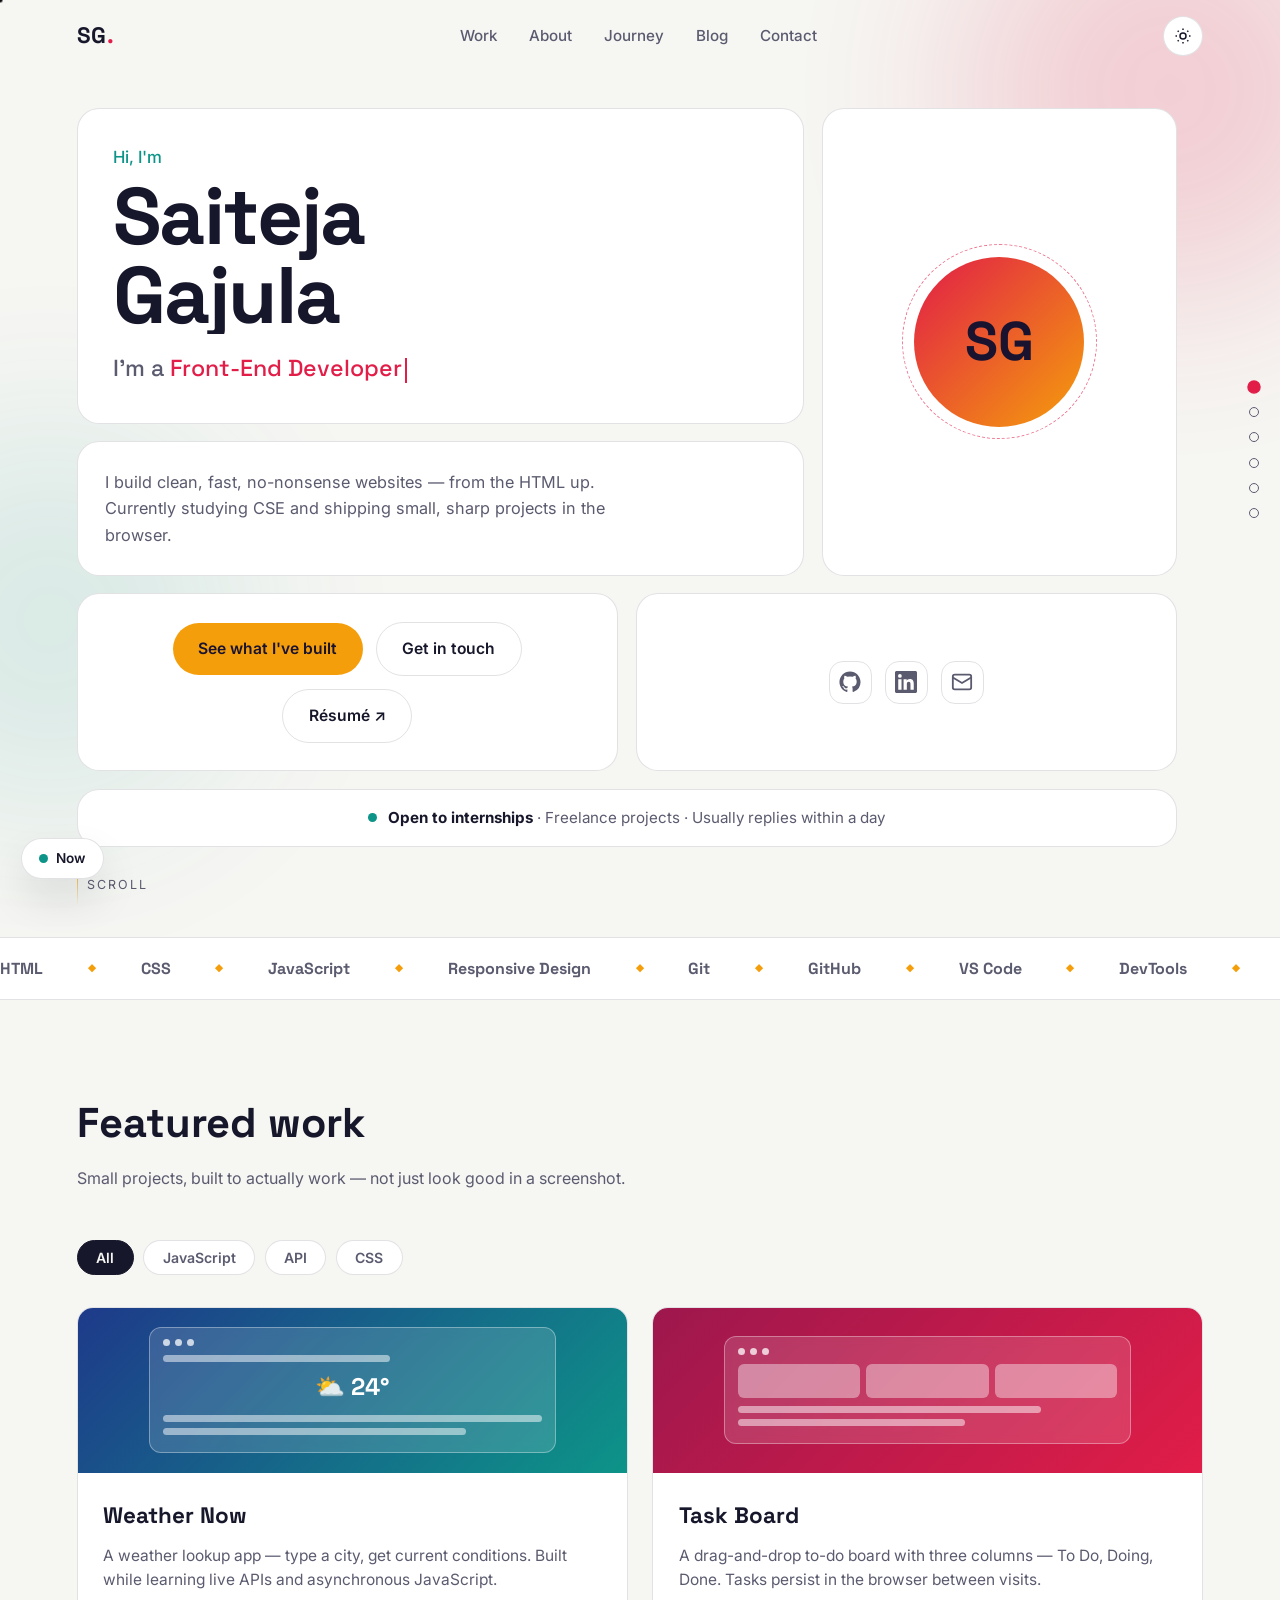
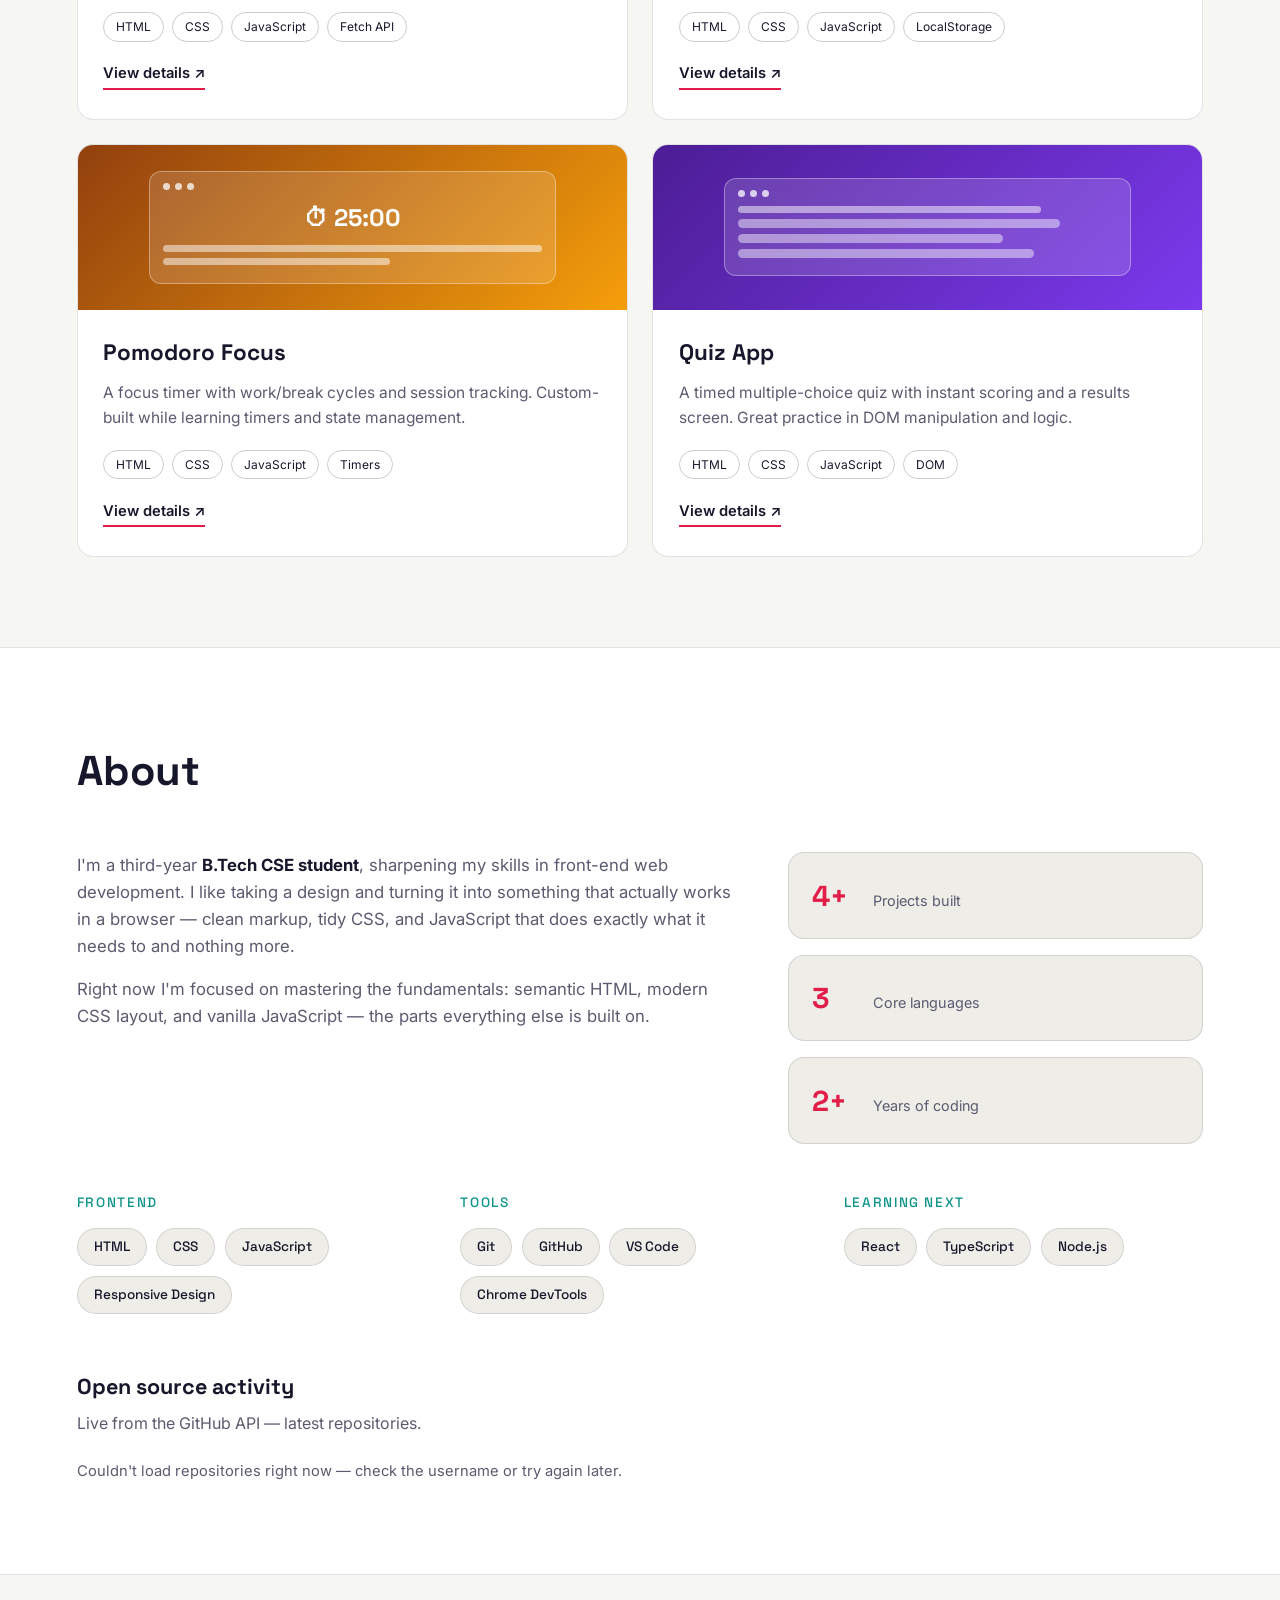
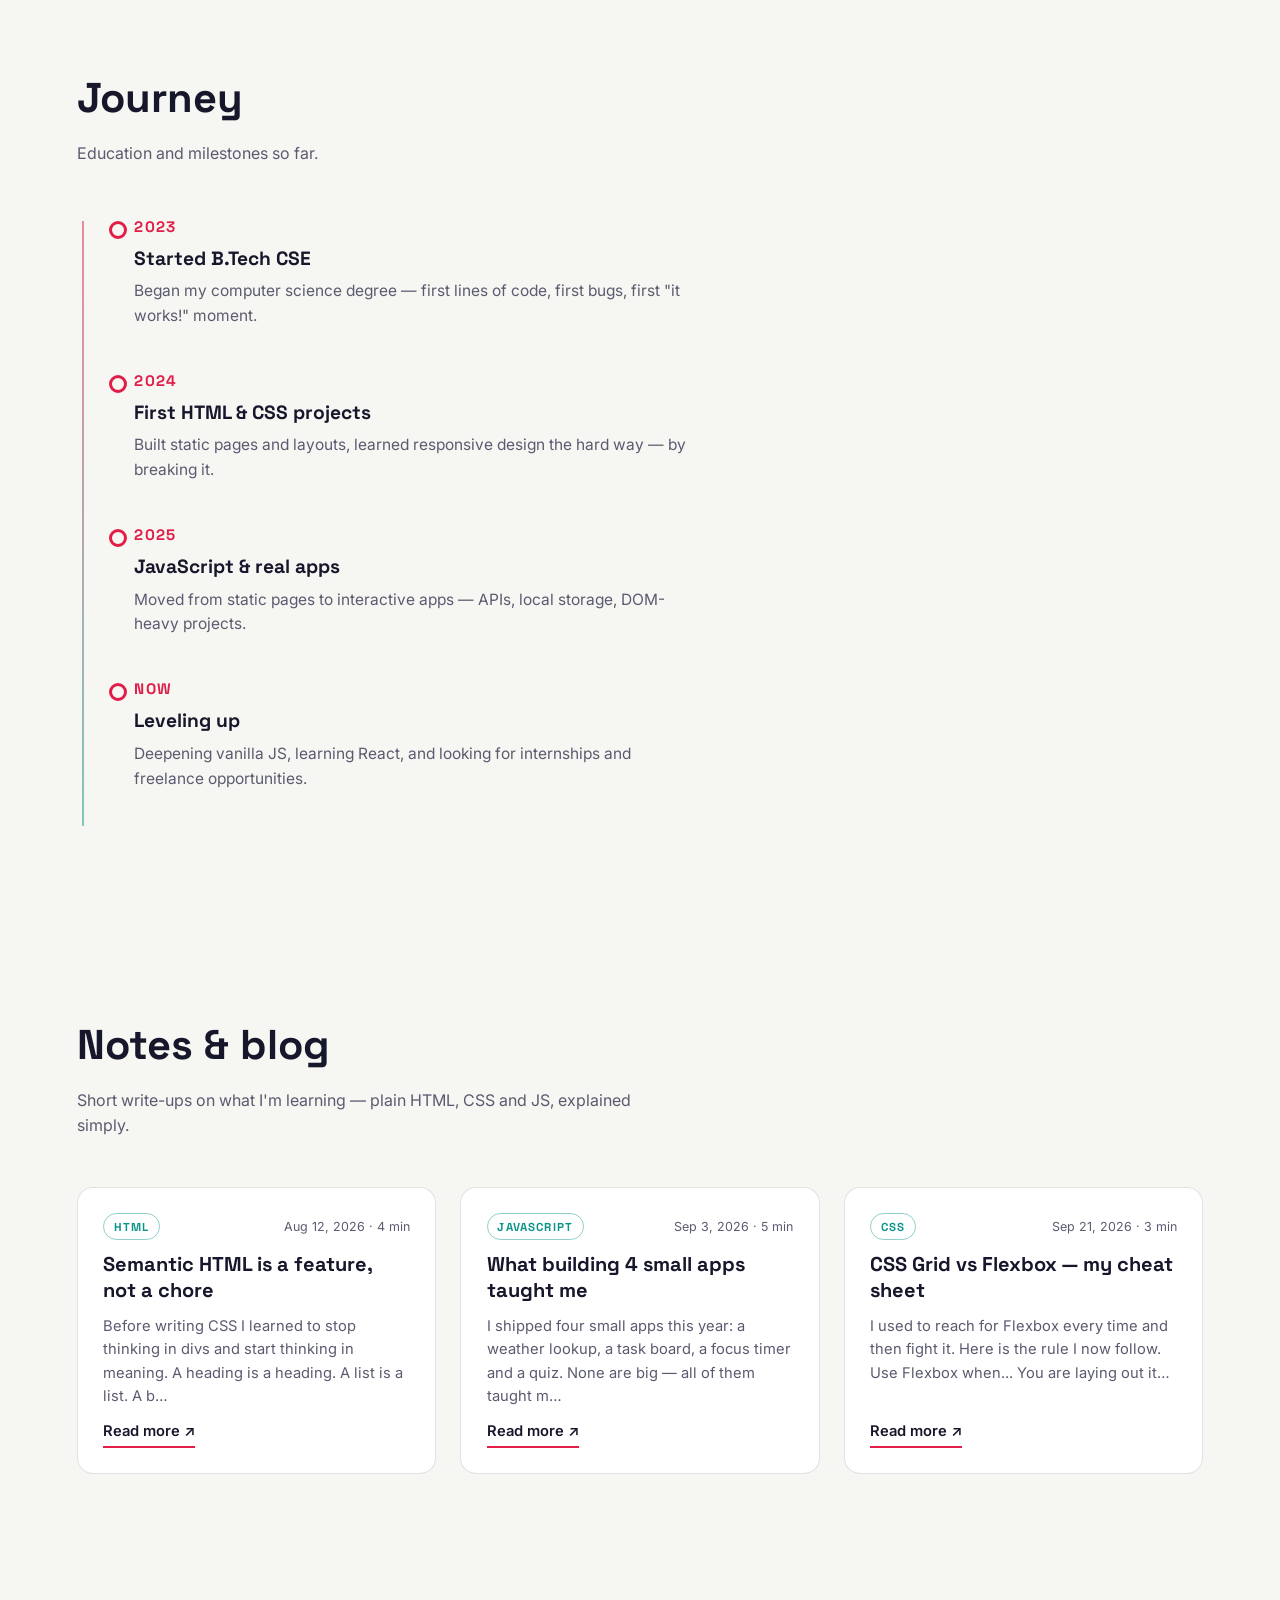
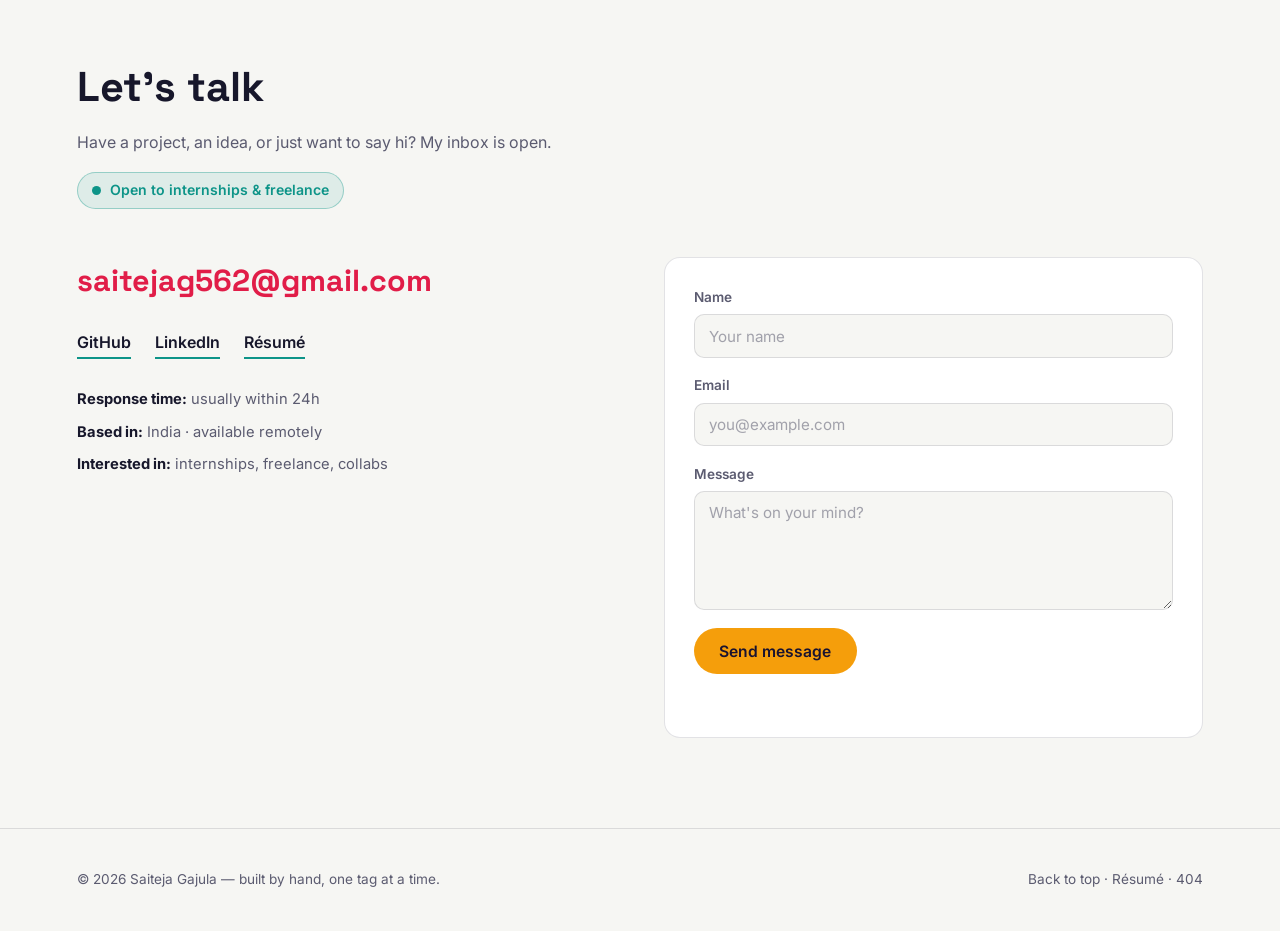
<file: index.html>
<!DOCTYPE html>
<html lang="en">
<head>
  <meta charset="UTF-8">
  <meta name="viewport" content="width=device-width, initial-scale=1.0">
  <title>Saiteja Gajula — Front-End Web Developer</title>
  <meta name="description" content="Portfolio of Saiteja Gajula, a front-end web developer and B.Tech CSE student building clean, fast, responsive websites with HTML, CSS and JavaScript.">
  <meta name="author" content="Saiteja Gajula">
  <meta name="color-scheme" content="light dark">
  <meta name="theme-color" id="theme-color" content="#F6F6F3">
  <meta property="og:title" content="Saiteja Gajula — Front-End Web Developer">
  <meta property="og:description" content="I build clean, fast, no-nonsense websites — from the HTML up.">
  <meta property="og:type" content="website">
  <meta property="og:image" content="og.png">
  <meta name="twitter:card" content="summary_large_image">
  <meta name="twitter:title" content="Saiteja Gajula — Front-End Web Developer">
  <meta name="twitter:description" content="I build clean, fast, no-nonsense websites — from the HTML up.">
  <meta name="twitter:image" content="og.png">
  <link rel="icon" href="data:image/svg+xml,%3Csvg xmlns='http://www.w3.org/2000/svg' viewBox='0 0 64 64'%3E%3Crect width='64' height='64' rx='14' fill='%23F59E0B'/%3E%3Ctext x='32' y='44' font-family='Arial,sans-serif' font-size='30' font-weight='bold' fill='%2317172B' text-anchor='middle'%3ESG%3C/text%3E%3C/svg%3E">
  <link rel="manifest" href="manifest.json">
  <link rel="preconnect" href="https://fonts.googleapis.com">
  <link rel="preconnect" href="https://fonts.gstatic.com" crossorigin>
  <link href="https://fonts.googleapis.com/css2?family=Space+Grotesk:wght@500;700&family=Inter:wght@400;500;600&display=swap" rel="stylesheet">
  <link rel="stylesheet" href="style.css">
  <script>
    (function () {
      try {
        var t = localStorage.getItem('theme');
        if (!t) t = window.matchMedia('(prefers-color-scheme: dark)').matches ? 'dark' : 'light';
        document.documentElement.setAttribute('data-theme', t);
      } catch (e) { document.documentElement.setAttribute('data-theme', 'light'); }
    })();
  </script>
</head>
<body>

<a class="skip-link" href="#main">Skip to content</a>

<div class="loader" id="loader" aria-hidden="true">
  <div class="loader-mark">SG<span>.</span></div>
  <div class="loader-bar"><i></i></div>
</div>

<div class="progress" id="progress" aria-hidden="true"></div>
<div class="cursor" id="cursor" aria-hidden="true"></div>
<div class="cursor-dot" id="cursor-dot" aria-hidden="true"></div>

<div class="blob blob-1" aria-hidden="true"></div>
<div class="blob blob-2" aria-hidden="true"></div>

<header class="nav" id="top">
  <a href="#top" class="nav-mark" aria-label="Saiteja Gajula — home">SG<span class="nav-dot">.</span></a>
  <nav class="nav-links" id="nav-links" aria-label="Primary">
    <a href="#work">Work</a>
    <a href="#about">About</a>
    <a href="#journey">Journey</a>
    <a href="#blog">Blog</a>
    <a href="#contact">Contact</a>
  </nav>
  <div class="nav-actions">
    <button class="theme-toggle" id="theme-toggle" aria-label="Switch to dark mode">
      <svg class="icon-sun" viewBox="0 0 24 24" width="18" height="18" fill="none" stroke="currentColor" stroke-width="2" aria-hidden="true"><circle cx="12" cy="12" r="4"/><path d="M12 2v2m0 16v2M4.9 4.9l1.4 1.4m11.4 11.4 1.4 1.4M2 12h2m16 0h2M4.9 19.1l1.4-1.4M17.7 6.3l1.4-1.4"/></svg>
      <svg class="icon-moon" viewBox="0 0 24 24" width="18" height="18" fill="currentColor" aria-hidden="true"><path d="M21 12.8A9 9 0 1 1 11.2 3a7 7 0 0 0 9.8 9.8z"/></svg>
    </button>
    <button class="nav-toggle" id="nav-toggle" aria-label="Toggle menu" aria-expanded="false" aria-controls="nav-links">
      <span></span><span></span>
    </button>
  </div>
</header>

<nav class="dot-nav" id="dot-nav" aria-label="Section shortcuts">
  <a href="#hero" data-label="Home" aria-label="Home"></a>
  <a href="#work" data-label="Work" aria-label="Work"></a>
  <a href="#about" data-label="About" aria-label="About"></a>
  <a href="#journey" data-label="Journey" aria-label="Journey"></a>
  <a href="#blog" data-label="Blog" aria-label="Blog"></a>
  <a href="#contact" data-label="Contact" aria-label="Contact"></a>
</nav>

<details class="now-chip" id="now-chip">
  <summary><span class="status-dot"></span> Now</summary>
  <div class="now-pop">
    <h3>Currently</h3>
    <ul>
      <li>Deepening vanilla JS + DOM patterns</li>
      <li>Learning React fundamentals</li>
      <li>Open to internships &amp; freelance</li>
    </ul>
  </div>
</details>

<main id="main">

  <!-- ============ HERO (bento) ============ -->
  <section class="hero" id="hero">
    <div class="bento">
      <div class="tile b-name reveal">
        <p class="hero-kicker">Hi, I'm</p>
        <h1 class="hero-name">Saiteja<br>Gajula</h1>
        <p class="hero-role">I'm a <span id="rotator" class="rotator">Front-End Developer</span><span class="caret" aria-hidden="true"></span></p>
      </div>

      <div class="tile b-avatar reveal" aria-hidden="true">
        <div class="avatar"><span>SG</span></div>
        <span class="avatar-ring"></span>
      </div>

      <div class="tile b-line reveal">
        <p>I build clean, fast, no-nonsense websites — from the HTML up. Currently studying CSE and shipping small, sharp projects in the browser.</p>
      </div>

      <div class="tile b-cta reveal">
        <a href="#work" class="hero-cta ripple">See what I've built</a>
        <a href="#contact" class="hero-cta hero-cta-ghost ripple">Get in touch</a>
        <a href="resume.html" target="_blank" rel="noopener" class="hero-cta hero-cta-ghost ripple">Résumé ↗</a>
      </div>

      <div class="tile b-social reveal">
        <a href="https://github.com/Saiteja860" target="_blank" rel="noopener" aria-label="GitHub">
          <svg viewBox="0 0 24 24" width="22" height="22" fill="currentColor" aria-hidden="true"><path d="M12 .5C5.65.5.5 5.65.5 12c0 5.08 3.29 9.39 7.86 10.91.58.11.79-.25.79-.56v-2.17c-3.2.7-3.87-1.37-3.87-1.37-.52-1.33-1.28-1.68-1.28-1.68-1.04-.71.08-.7.08-.7 1.15.08 1.76 1.18 1.76 1.18 1.02 1.76 2.68 1.25 3.34.96.1-.75.4-1.25.72-1.54-2.55-.29-5.23-1.28-5.23-5.68 0-1.26.45-2.28 1.18-3.09-.12-.29-.51-1.46.11-3.05 0 0 .96-.31 3.15 1.18a10.9 10.9 0 0 1 5.74 0c2.19-1.49 3.15-1.18 3.15-1.18.62 1.59.23 2.76.11 3.05.74.81 1.18 1.83 1.18 3.09 0 4.41-2.69 5.38-5.25 5.67.41.36.78 1.06.78 2.14v3.17c0 .31.21.68.8.56A11.51 11.51 0 0 0 23.5 12C23.5 5.65 18.35.5 12 .5z"/></svg>
        </a>
        <a href="https://www.linkedin.com/" target="_blank" rel="noopener" aria-label="LinkedIn">
          <svg viewBox="0 0 24 24" width="22" height="22" fill="currentColor" aria-hidden="true"><path d="M20.45 20.45h-3.55v-5.57c0-1.33-.03-3.04-1.85-3.04-1.85 0-2.14 1.45-2.14 2.94v5.67H9.36V9h3.41v1.56h.05c.47-.9 1.63-1.85 3.36-1.85 3.6 0 4.27 2.37 4.27 5.45v6.29zM5.34 7.43a2.06 2.06 0 1 1 0-4.12 2.06 2.06 0 0 1 0 4.12zM7.12 20.45H3.55V9h3.57v11.45zM22.22 0H1.77C.79 0 0 .77 0 1.72v20.55C0 23.23.79 24 1.77 24h20.45c.98 0 1.78-.77 1.78-1.73V1.72C24 .77 23.2 0 22.22 0z"/></svg>
        </a>
        <a href="mailto:saitejag562@gmail.com" aria-label="Email">
          <svg viewBox="0 0 24 24" width="22" height="22" fill="none" stroke="currentColor" stroke-width="2" aria-hidden="true"><rect x="2" y="4" width="20" height="16" rx="2"/><path d="m2 7 10 6L22 7"/></svg>
        </a>
      </div>

      <div class="tile b-status reveal">
        <span class="status-dot"></span>
        <p><strong>Open to internships</strong> · Freelance projects · Usually replies within a day</p>
      </div>
    </div>

    <a href="#work" class="scroll-hint" aria-label="Scroll to projects"><span></span> scroll</a>
  </section>

  <!-- ============ MARQUEE ============ -->
  <div class="marquee" aria-hidden="true">
    <div class="marquee-track">
      <div class="marquee-group">
        <span>HTML</span><span>CSS</span><span>JavaScript</span><span>Responsive Design</span><span>Git</span><span>GitHub</span><span>VS Code</span><span>DevTools</span><span>Fetch API</span><span>LocalStorage</span>
      </div>
      <div class="marquee-group">
        <span>HTML</span><span>CSS</span><span>JavaScript</span><span>Responsive Design</span><span>Git</span><span>GitHub</span><span>VS Code</span><span>DevTools</span><span>Fetch API</span><span>LocalStorage</span>
      </div>
    </div>
  </div>

  <!-- ============ WORK ============ -->
  <section id="work" class="work">
    <div class="section-head reveal">
      <h2 class="section-title">Featured work</h2>
      <p class="section-sub">Small projects, built to actually work — not just look good in a screenshot.</p>
    </div>

    <div class="filters reveal" role="group" aria-label="Filter projects">
      <button class="filter active" data-filter="all" aria-pressed="true">All</button>
      <button class="filter" data-filter="js" aria-pressed="false">JavaScript</button>
      <button class="filter" data-filter="api" aria-pressed="false">API</button>
      <button class="filter" data-filter="css" aria-pressed="false">CSS</button>
    </div>

    <div class="project-grid" id="project-grid">
      <article class="project-card reveal tilt" data-tags="js api" data-project="weather" role="button" tabindex="0" aria-label="Weather Now — view details">
        <div class="project-visual visual-weather" aria-hidden="true">
          <div class="shot">
            <div class="shot-top"><i></i><i></i><i></i></div>
            <div class="shot-line w60"></div>
            <div class="shot-emoji">⛅ 24°</div>
            <div class="shot-line"></div>
            <div class="shot-line w80"></div>
          </div>
        </div>
        <div class="project-body">
          <h3>Weather Now</h3>
          <p>A weather lookup app — type a city, get current conditions. Built while learning live APIs and asynchronous JavaScript.</p>
          <ul class="tags"><li>HTML</li><li>CSS</li><li>JavaScript</li><li>Fetch API</li></ul>
          <span class="proj-more">View details <span aria-hidden="true">↗</span></span>
        </div>
      </article>

      <article class="project-card reveal tilt" data-tags="js css" data-project="task" role="button" tabindex="0" aria-label="Task Board — view details">
        <div class="project-visual visual-task" aria-hidden="true">
          <div class="shot">
            <div class="shot-top"><i></i><i></i><i></i></div>
            <div class="shot-cols"><span></span><span></span><span></span></div>
            <div class="shot-line w80"></div>
            <div class="shot-line w60"></div>
          </div>
        </div>
        <div class="project-body">
          <h3>Task Board</h3>
          <p>A drag-and-drop to-do board with three columns — To Do, Doing, Done. Tasks persist in the browser between visits.</p>
          <ul class="tags"><li>HTML</li><li>CSS</li><li>JavaScript</li><li>LocalStorage</li></ul>
          <span class="proj-more">View details <span aria-hidden="true">↗</span></span>
        </div>
      </article>

      <article class="project-card reveal tilt" data-tags="js css" data-project="pomo" role="button" tabindex="0" aria-label="Pomodoro Focus — view details">
        <div class="project-visual visual-pomo" aria-hidden="true">
          <div class="shot">
            <div class="shot-top"><i></i><i></i><i></i></div>
            <div class="shot-emoji">⏱ 25:00</div>
            <div class="shot-line"></div>
            <div class="shot-line w60"></div>
          </div>
        </div>
        <div class="project-body">
          <h3>Pomodoro Focus</h3>
          <p>A focus timer with work/break cycles and session tracking. Custom-built while learning timers and state management.</p>
          <ul class="tags"><li>HTML</li><li>CSS</li><li>JavaScript</li><li>Timers</li></ul>
          <span class="proj-more">View details <span aria-hidden="true">↗</span></span>
        </div>
      </article>

      <article class="project-card reveal tilt" data-tags="js css" data-project="quiz" role="button" tabindex="0" aria-label="Quiz App — view details">
        <div class="project-visual visual-quiz" aria-hidden="true">
          <div class="shot">
            <div class="shot-top"><i></i><i></i><i></i></div>
            <div class="shot-line w80"></div>
            <div class="shot-opt"></div>
            <div class="shot-opt"></div>
            <div class="shot-opt"></div>
          </div>
        </div>
        <div class="project-body">
          <h3>Quiz App</h3>
          <p>A timed multiple-choice quiz with instant scoring and a results screen. Great practice in DOM manipulation and logic.</p>
          <ul class="tags"><li>HTML</li><li>CSS</li><li>JavaScript</li><li>DOM</li></ul>
          <span class="proj-more">View details <span aria-hidden="true">↗</span></span>
        </div>
      </article>
    </div>
    <p class="filter-empty" id="filter-empty" hidden>No projects match that filter yet.</p>
  </section>

  <!-- ============ ABOUT ============ -->
  <section id="about" class="about">
    <div class="section-head reveal">
      <h2 class="section-title">About</h2>
    </div>
    <div class="about-grid">
      <div class="about-text reveal">
        <p>I'm a third-year <strong>B.Tech CSE student</strong>, sharpening my skills in front-end web development. I like taking a design and turning it into something that actually works in a browser — clean markup, tidy CSS, and JavaScript that does exactly what it needs to and nothing more.</p>
        <p>Right now I'm focused on mastering the fundamentals: semantic HTML, modern CSS layout, and vanilla JavaScript — the parts everything else is built on.</p>
      </div>
      <div class="about-stats reveal">
        <div class="stat"><span class="stat-num" data-count="4" data-suffix="+">0</span><span class="stat-label">Projects built</span></div>
        <div class="stat"><span class="stat-num" data-count="3" data-suffix="">0</span><span class="stat-label">Core languages</span></div>
        <div class="stat"><span class="stat-num" data-count="2" data-suffix="+">0</span><span class="stat-label">Years of coding</span></div>
      </div>
    </div>
    <div class="skill-groups reveal">
      <div class="skill-group">
        <h3>Frontend</h3>
        <div class="skills"><span>HTML</span><span>CSS</span><span>JavaScript</span><span>Responsive Design</span></div>
      </div>
      <div class="skill-group">
        <h3>Tools</h3>
        <div class="skills"><span>Git</span><span>GitHub</span><span>VS Code</span><span>Chrome DevTools</span></div>
      </div>
      <div class="skill-group">
        <h3>Learning next</h3>
        <div class="skills"><span>React</span><span>TypeScript</span><span>Node.js</span></div>
      </div>
    </div>

    <div class="github-block reveal">
      <div class="section-head gh-head">
        <h3>Open source activity</h3>
        <p class="section-sub">Live from the GitHub API — latest repositories.</p>
      </div>
      <div class="repos" id="repos" aria-live="polite">
        <p class="repos-note">Loading repositories…</p>
      </div>
    </div>
  </section>

  <!-- ============ JOURNEY ============ -->
  <section id="journey" class="journey">
    <div class="section-head reveal">
      <h2 class="section-title">Journey</h2>
      <p class="section-sub">Education and milestones so far.</p>
    </div>
    <ol class="timeline">
      <li class="reveal">
        <div class="tl-year">2023</div>
        <div class="tl-body"><h3>Started B.Tech CSE</h3><p>Began my computer science degree — first lines of code, first bugs, first "it works!" moment.</p></div>
      </li>
      <li class="reveal">
        <div class="tl-year">2024</div>
        <div class="tl-body"><h3>First HTML &amp; CSS projects</h3><p>Built static pages and layouts, learned responsive design the hard way — by breaking it.</p></div>
      </li>
      <li class="reveal">
        <div class="tl-year">2025</div>
        <div class="tl-body"><h3>JavaScript &amp; real apps</h3><p>Moved from static pages to interactive apps — APIs, local storage, DOM-heavy projects.</p></div>
      </li>
      <li class="reveal">
        <div class="tl-year">Now</div>
        <div class="tl-body"><h3>Leveling up</h3><p>Deepening vanilla JS, learning React, and looking for internships and freelance opportunities.</p></div>
      </li>
    </ol>
  </section>

  <!-- ============ BLOG ============ -->
  <section id="blog" class="blog">
    <div class="section-head reveal">
      <h2 class="section-title">Notes &amp; blog</h2>
      <p class="section-sub">Short write-ups on what I'm learning — plain HTML, CSS and JS, explained simply.</p>
    </div>
    <div class="blog-grid" id="blog-grid"></div>
  </section>

  <!-- ============ CONTACT ============ -->
  <section id="contact" class="contact">
    <div class="section-head reveal">
      <h2 class="section-title">Let's talk</h2>
      <p class="section-sub">Have a project, an idea, or just want to say hi? My inbox is open.</p>
      <span class="availability"><span class="status-dot"></span> Open to internships &amp; freelance</span>
    </div>
    <div class="contact-grid">
      <div class="contact-info reveal">
        <a href="mailto:saitejag562@gmail.com" class="contact-email">saitejag562@gmail.com</a>
        <div class="socials">
          <a href="https://github.com/Saiteja860" target="_blank" rel="noopener">GitHub</a>
          <a href="https://www.linkedin.com/" target="_blank" rel="noopener">LinkedIn</a>
          <a href="resume.html" target="_blank" rel="noopener">Résumé</a>
        </div>
        <ul class="contact-facts">
          <li><strong>Response time:</strong> usually within 24h</li>
          <li><strong>Based in:</strong> India · available remotely</li>
          <li><strong>Interested in:</strong> internships, freelance, collabs</li>
        </ul>
      </div>
      <form class="contact-form reveal" id="contact-form" novalidate>
        <div class="form-row">
          <label for="f-name">Name</label>
          <input id="f-name" name="name" type="text" placeholder="Your name" required autocomplete="name">
        </div>
        <div class="form-row">
          <label for="f-email">Email</label>
          <input id="f-email" name="email" type="email" placeholder="you@example.com" required autocomplete="email">
        </div>
        <div class="form-row">
          <label for="f-message">Message</label>
          <textarea id="f-message" name="message" rows="5" placeholder="What's on your mind?" required></textarea>
        </div>
        <div class="hp" aria-hidden="true">
          <label for="f-website">Website</label>
          <input id="f-website" name="website" type="text" tabindex="-1" autocomplete="off">
        </div>
        <button type="submit" class="hero-cta form-submit ripple">Send message</button>
        <p class="form-note" id="form-note" role="status" aria-live="polite"></p>
      </form>
    </div>
  </section>
</main>

<footer>
  <p>© <span id="year">2026</span> Saiteja Gajula — built by hand, one tag at a time.</p>
  <p class="foot-links"><a href="#top">Back to top</a> · <a href="resume.html" target="_blank" rel="noopener">Résumé</a> · <a href="404.html">404</a></p>
</footer>

<button class="back-top" id="back-top" aria-label="Back to top" hidden>
  <svg viewBox="0 0 24 24" width="18" height="18" fill="none" stroke="currentColor" stroke-width="2.5" aria-hidden="true"><path d="M12 19V5m-7 7 7-7 7 7"/></svg>
</button>

<div class="modal" id="modal" hidden>
  <div class="modal-backdrop" data-close></div>
  <div class="modal-card" role="dialog" aria-modal="true" aria-labelledby="modal-title">
    <button class="modal-close" id="modal-close" aria-label="Close dialog">
      <svg viewBox="0 0 24 24" width="18" height="18" fill="none" stroke="currentColor" stroke-width="2.5" aria-hidden="true"><path d="M18 6 6 18M6 6l12 12"/></svg>
    </button>
    <div class="modal-visual" id="modal-visual" aria-hidden="true"></div>
    <div class="modal-body" id="modal-body"></div>
  </div>
</div>

<script src="script.js"></script>
</body>
</html>
</file>
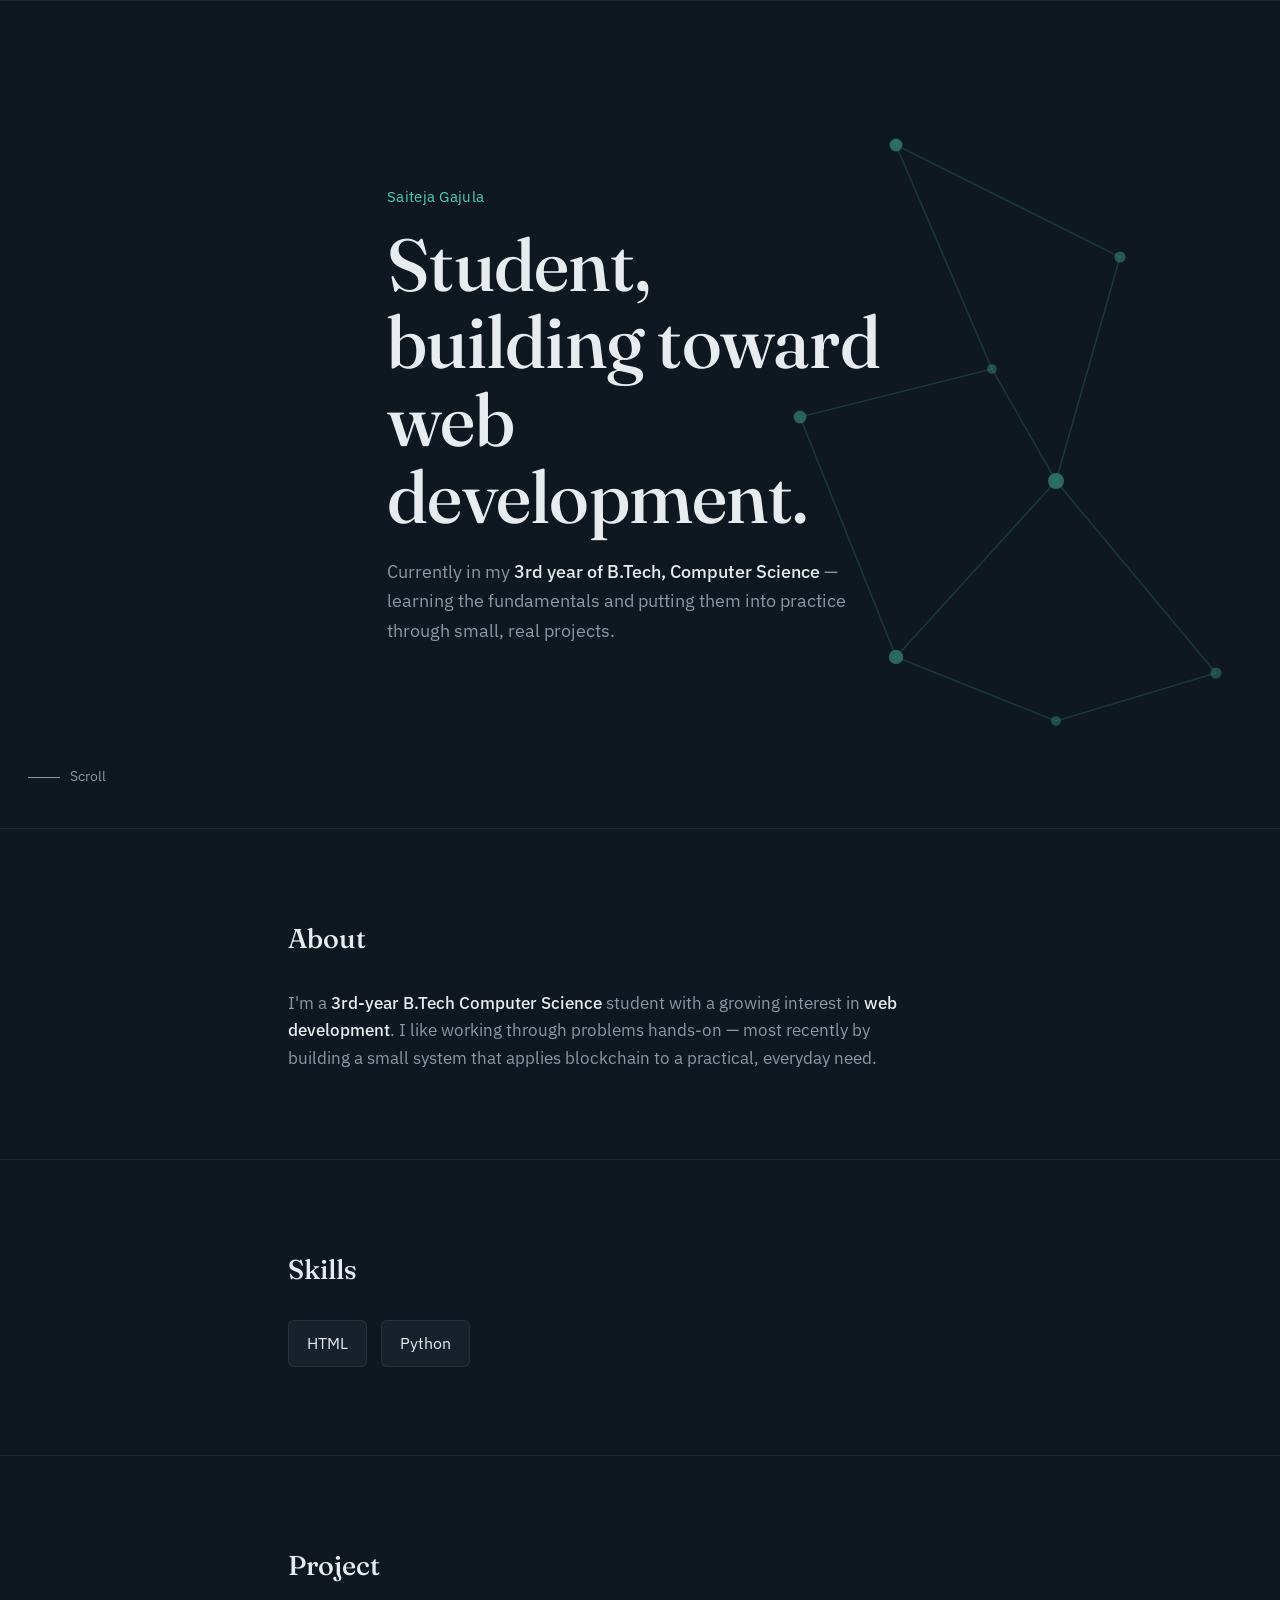
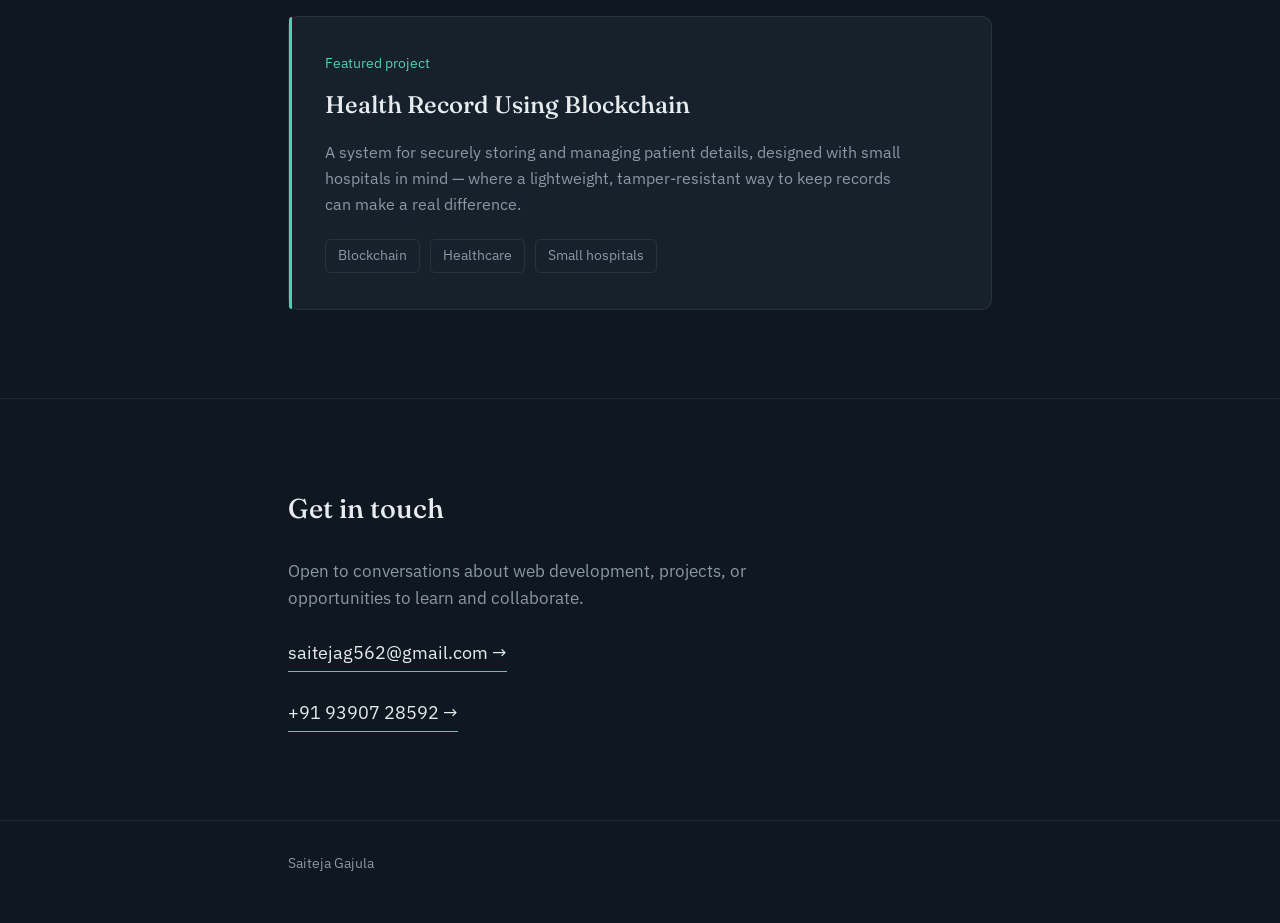
<file: index (2).html>
<!DOCTYPE html>
<html lang="en">
<head>
<meta charset="UTF-8">
<meta name="viewport" content="width=device-width, initial-scale=1.0">
<title>Saiteja Gajula — Student & Aspiring Web Developer</title>
<style>
  @import url('https://fonts.googleapis.com/css2?family=Fraunces:opsz,wght@9..144,400;9..144,500;9..144,600&family=IBM+Plex+Sans:wght@400;500;600&display=swap');

  :root {
    --bg: #0F1720;
    --bg-panel: #16212C;
    --bg-panel-2: #1C2833;
    --text: #E8ECEF;
    --text-muted: #8B98A5;
    --accent: #4FD1AE;
    --accent-dim: rgba(79, 209, 174, 0.15);
    --amber: #E8B14F;
    --line: rgba(255, 255, 255, 0.08);
  }

  * { margin: 0; padding: 0; box-sizing: border-box; }

  html { scroll-behavior: smooth; }

  body {
    background: var(--bg);
    color: var(--text);
    font-family: 'IBM Plex Sans', sans-serif;
    line-height: 1.6;
    overflow-x: hidden;
  }

  h1, h2, h3 { font-family: 'Fraunces', serif; font-weight: 500; }

  .wrap {
    max-width: 760px;
    margin: 0 auto;
    padding: 0 28px;
  }

  /* ---------- Hero ---------- */
  .hero {
    position: relative;
    min-height: 92vh;
    display: flex;
    flex-direction: column;
    justify-content: center;
    overflow: hidden;
  }

  .hero-nodes {
    position: absolute;
    inset: 0;
    z-index: 0;
    opacity: 0.5;
  }

  .hero-content {
    position: relative;
    z-index: 1;
    opacity: 0;
    animation: rise 0.9s ease-out 0.15s forwards;
  }

  @keyframes rise {
    from { opacity: 0; transform: translateY(16px); }
    to { opacity: 1; transform: translateY(0); }
  }

  .eyebrow {
    color: var(--accent);
    font-size: 0.95rem;
    margin-bottom: 18px;
    letter-spacing: 0.02em;
  }

  .hero h1 {
    font-size: clamp(2.6rem, 7vw, 4.6rem);
    line-height: 1.05;
    letter-spacing: -0.01em;
    max-width: 11ch;
  }

  .hero .role {
    margin-top: 22px;
    font-size: 1.15rem;
    color: var(--text-muted);
    max-width: 46ch;
  }

  .hero .role strong {
    color: var(--text);
    font-weight: 500;
  }

  .scroll-cue {
    position: absolute;
    bottom: 40px;
    left: 28px;
    font-size: 0.85rem;
    color: var(--text-muted);
    display: flex;
    align-items: center;
    gap: 10px;
  }

  .scroll-cue .line {
    width: 32px;
    height: 1px;
    background: var(--text-muted);
  }

  /* ---------- Sections ---------- */
  section {
    padding: 88px 0;
    border-top: 1px solid var(--line);
  }

  .section-title {
    font-size: 1.7rem;
    margin-bottom: 28px;
  }

  .about p {
    font-size: 1.08rem;
    color: var(--text-muted);
    max-width: 62ch;
  }

  .about p strong {
    color: var(--text);
    font-weight: 500;
  }

  /* Skills */
  .skills-list {
    display: flex;
    flex-wrap: wrap;
    gap: 14px;
    margin-top: 6px;
  }

  .skill-item {
    border: 1px solid var(--line);
    background: var(--bg-panel);
    padding: 10px 18px;
    border-radius: 6px;
    font-size: 0.98rem;
    color: var(--text);
  }

  /* Project */
  .project-card {
    background: var(--bg-panel);
    border: 1px solid var(--line);
    border-radius: 10px;
    padding: 36px;
    position: relative;
  }

  .project-card::before {
    content: '';
    position: absolute;
    top: 0;
    left: 0;
    width: 3px;
    height: 100%;
    background: var(--accent);
    border-radius: 10px 0 0 10px;
  }

  .project-tag {
    color: var(--accent);
    font-size: 0.85rem;
    margin-bottom: 12px;
  }

  .project-card h3 {
    font-size: 1.5rem;
    margin-bottom: 14px;
  }

  .project-card p {
    color: var(--text-muted);
    font-size: 1.02rem;
    max-width: 58ch;
  }

  .project-meta {
    display: flex;
    flex-wrap: wrap;
    gap: 10px;
    margin-top: 22px;
  }

  .project-meta span {
    font-size: 0.85rem;
    color: var(--text-muted);
    border: 1px solid var(--line);
    padding: 5px 12px;
    border-radius: 5px;
  }

  /* Contact */
  .contact p {
    color: var(--text-muted);
    font-size: 1.05rem;
    max-width: 50ch;
    margin-bottom: 26px;
  }

  .contact-link {
    display: inline-flex;
    align-items: center;
    gap: 12px;
    color: var(--text);
    text-decoration: none;
    font-size: 1.15rem;
    border-bottom: 1px solid var(--accent);
    padding-bottom: 4px;
    transition: color 0.2s ease, border-color 0.2s ease;
  }

  .contact-link:hover {
    color: var(--accent);
  }

  footer {
    padding: 32px 0 48px;
    color: var(--text-muted);
    font-size: 0.85rem;
    border-top: 1px solid var(--line);
  }

  @media (max-width: 560px) {
    .wrap { padding: 0 20px; }
    section { padding: 64px 0; }
    .project-card { padding: 26px; }
  }

  @media (prefers-reduced-motion: reduce) {
    .hero-content { animation: none; opacity: 1; }
  }

  @media print {
    .hero-content { animation: none !important; opacity: 1 !important; transform: none !important; }
  }

  a:focus-visible, button:focus-visible {
    outline: 2px solid var(--accent);
    outline-offset: 3px;
  }
</style>
</head>
<body>

<section class="hero">
  <svg class="hero-nodes" viewBox="0 0 800 600" preserveAspectRatio="xMidYMid slice" xmlns="http://www.w3.org/2000/svg">
    <g stroke="#4FD1AE" stroke-opacity="0.35" stroke-width="1">
      <line x1="560" y1="90" x2="700" y2="160"/>
      <line x1="700" y1="160" x2="660" y2="300"/>
      <line x1="660" y1="300" x2="760" y2="420"/>
      <line x1="560" y1="90" x2="620" y2="230"/>
      <line x1="620" y1="230" x2="660" y2="300"/>
      <line x1="620" y1="230" x2="500" y2="260"/>
      <line x1="500" y1="260" x2="560" y2="410"/>
      <line x1="560" y1="410" x2="660" y2="300"/>
      <line x1="660" y1="450" x2="760" y2="420"/>
      <line x1="560" y1="410" x2="660" y2="450"/>
    </g>
    <g fill="#4FD1AE">
      <circle cx="560" cy="90" r="4" fill-opacity="0.9"/>
      <circle cx="700" cy="160" r="3.5" fill-opacity="0.7"/>
      <circle cx="660" cy="300" r="5" fill-opacity="0.9"/>
      <circle cx="760" cy="420" r="3.5" fill-opacity="0.6"/>
      <circle cx="620" cy="230" r="3" fill-opacity="0.6"/>
      <circle cx="500" cy="260" r="4" fill-opacity="0.8"/>
      <circle cx="560" cy="410" r="4.5" fill-opacity="0.85"/>
      <circle cx="660" cy="450" r="3" fill-opacity="0.6"/>
    </g>
  </svg>

  <div class="wrap hero-content">
    <div class="eyebrow">Saiteja Gajula</div>
    <h1>Student, building toward web development.</h1>
    <p class="role">Currently in my <strong>3rd year of B.Tech, Computer Science</strong> — learning the fundamentals and putting them into practice through small, real projects.</p>
  </div>

  <div class="scroll-cue"><span class="line"></span> Scroll</div>
</section>

<section class="about">
  <div class="wrap">
    <h2 class="section-title">About</h2>
    <p>I'm a <strong>3rd-year B.Tech Computer Science</strong> student with a growing interest in <strong>web development</strong>. I like working through problems hands-on — most recently by building a small system that applies blockchain to a practical, everyday need.</p>
  </div>
</section>

<section class="skills">
  <div class="wrap">
    <h2 class="section-title">Skills</h2>
    <div class="skills-list">
      <div class="skill-item">HTML</div>
      <div class="skill-item">Python</div>
    </div>
  </div>
</section>

<section class="work">
  <div class="wrap">
    <h2 class="section-title">Project</h2>
    <div class="project-card">
      <div class="project-tag">Featured project</div>
      <h3>Health Record Using Blockchain</h3>
      <p>A system for securely storing and managing patient details, designed with small hospitals in mind — where a lightweight, tamper-resistant way to keep records can make a real difference.</p>
      <div class="project-meta">
        <span>Blockchain</span>
        <span>Healthcare</span>
        <span>Small hospitals</span>
      </div>
    </div>
  </div>
</section>

<section class="contact">
  <div class="wrap">
    <h2 class="section-title">Get in touch</h2>
    <p>Open to conversations about web development, projects, or opportunities to learn and collaborate.</p>
    <a class="contact-link" href="mailto:saitejag562@gmail.com">saitejag562@gmail.com →</a>
    <br><br>
    <a class="contact-link" href="tel:+919390728592">+91 93907 28592 →</a>
  </div>
</section>

<footer>
  <div class="wrap">Saiteja Gajula</div>
</footer>

</body>
</html>
</file>
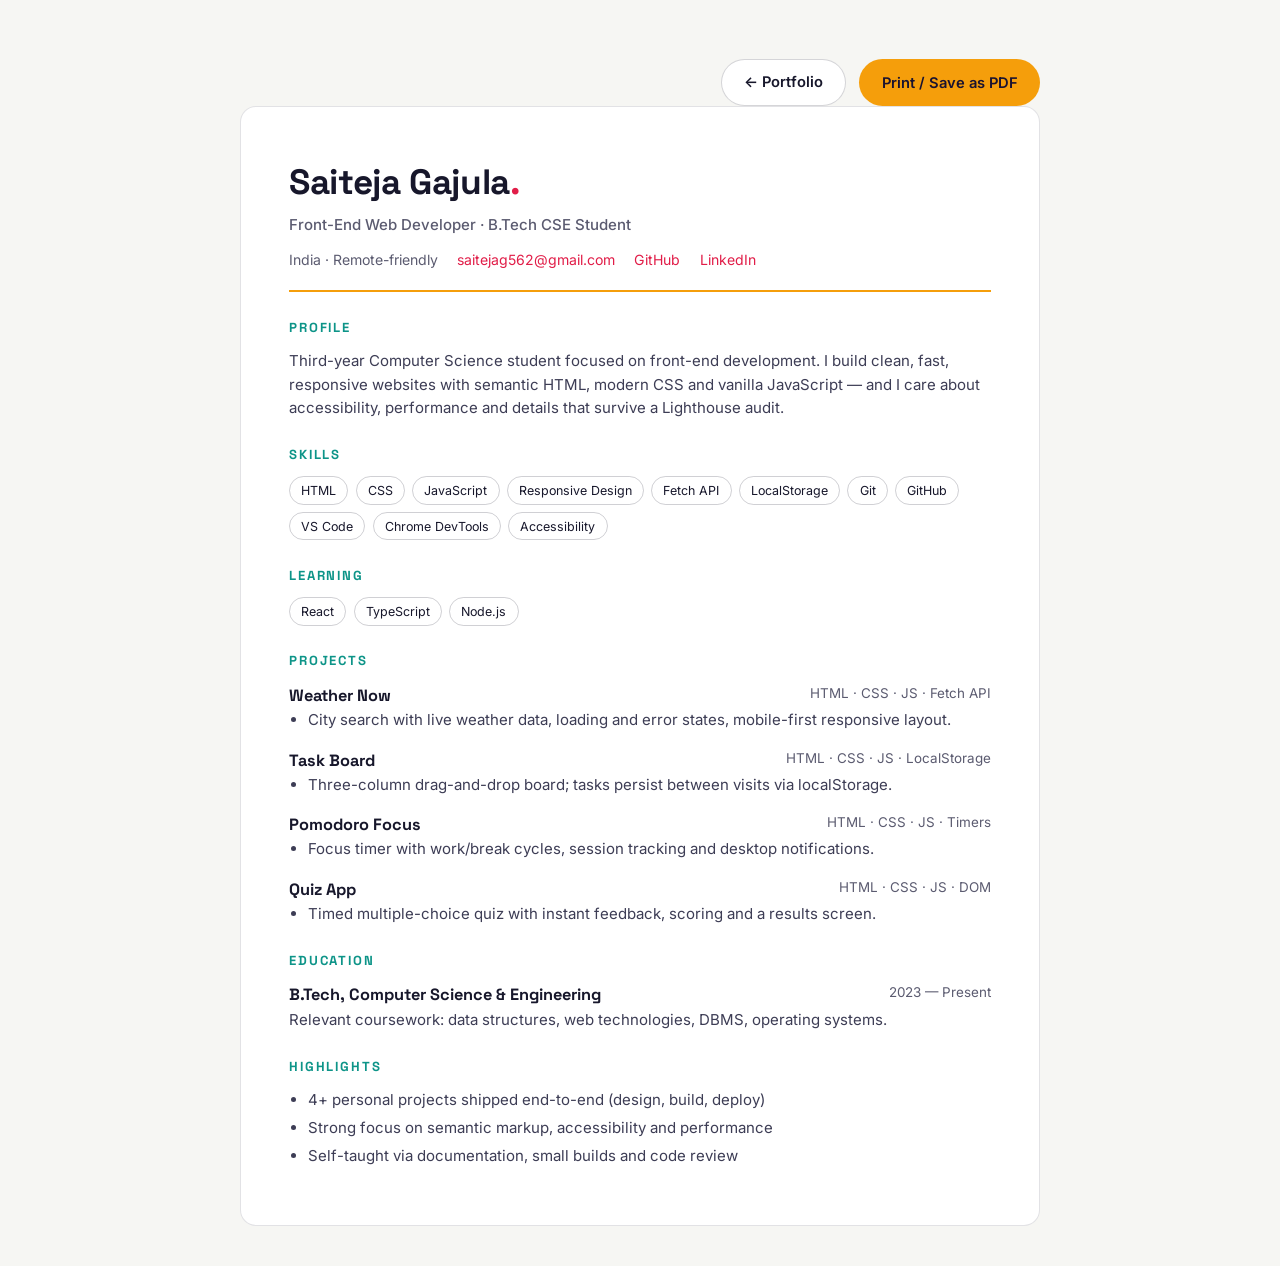
<file: resume.html>
<!DOCTYPE html>
<html lang="en">
<head>
  <meta charset="UTF-8">
  <meta name="viewport" content="width=device-width, initial-scale=1.0">
  <title>Saiteja Gajula — Résumé</title>
  <link rel="preconnect" href="https://fonts.googleapis.com">
  <link rel="preconnect" href="https://fonts.gstatic.com" crossorigin>
  <link href="https://fonts.googleapis.com/css2?family=Space+Grotesk:wght@500;700&family=Inter:wght@400;500;600&display=swap" rel="stylesheet">
  <style>
    * { margin: 0; padding: 0; box-sizing: border-box; }
    body {
      background: #F6F6F3;
      color: #17172B;
      font-family: 'Inter', system-ui, sans-serif;
      line-height: 1.55;
      padding: 2.5rem 1.5rem;
    }
    .sheet {
      max-width: 800px;
      margin: 0 auto;
      background: #fff;
      border: 1px solid rgba(23,23,43,0.12);
      border-radius: 16px;
      padding: 3rem;
    }
    header { border-bottom: 2px solid #F59E0B; padding-bottom: 1.2rem; margin-bottom: 1.6rem; }
    h1 { font-family: 'Space Grotesk', sans-serif; font-size: 2.2rem; letter-spacing: -0.01em; }
    h1 span { color: #E11D48; }
    .role { color: #5B5B70; font-weight: 500; margin-top: 0.2rem; }
    .contact { display: flex; flex-wrap: wrap; gap: 0.4rem 1.2rem; margin-top: 0.8rem; font-size: 0.88rem; color: #5B5B70; }
    .contact a { color: #E11D48; text-decoration: none; }
    h2 {
      font-family: 'Space Grotesk', sans-serif;
      font-size: 0.82rem;
      letter-spacing: 0.14em;
      text-transform: uppercase;
      color: #0D9488;
      margin: 1.6rem 0 0.7rem;
    }
    p, li { font-size: 0.94rem; color: #3D3D55; }
    ul { padding-left: 1.2rem; display: grid; gap: 0.3rem; margin-bottom: 0.6rem; }
    .job { margin-bottom: 1rem; }
    .job-head { display: flex; justify-content: space-between; flex-wrap: wrap; gap: 0.3rem; }
    .job-head strong { font-family: 'Space Grotesk', sans-serif; font-size: 1.02rem; }
    .job-head span { font-size: 0.84rem; color: #5B5B70; }
    .chips { display: flex; flex-wrap: wrap; gap: 0.45rem; }
    .chips span {
      font-size: 0.78rem;
      border: 1px solid rgba(23,23,43,0.2);
      border-radius: 100px;
      padding: 0.22rem 0.7rem;
    }
    .actions {
      max-width: 800px;
      margin: 1.2rem auto 0;
      display: flex;
      gap: 0.8rem;
      justify-content: flex-end;
    }
    .actions a, .actions button {
      font-family: 'Inter', sans-serif;
      font-weight: 600;
      font-size: 0.92rem;
      padding: 0.7rem 1.4rem;
      border-radius: 100px;
      cursor: pointer;
      text-decoration: none;
      border: 1px solid rgba(23,23,43,0.18);
      background: #fff;
      color: #17172B;
    }
    .actions .primary { background: #F59E0B; color: #1a1330; border: 0; }
    @media print {
      body { background: #fff; padding: 0; }
      .sheet { border: 0; border-radius: 0; padding: 0; max-width: none; }
      .actions { display: none; }
      h2 { color: #0D9488; }
    }
  </style>
</head>
<body>
  <div class="actions">
    <a href="index.html">← Portfolio</a>
    <button class="primary" onclick="window.print()">Print / Save as PDF</button>
  </div>

  <div class="sheet">
    <header>
      <h1>Saiteja Gajula<span>.</span></h1>
      <p class="role">Front-End Web Developer · B.Tech CSE Student</p>
      <div class="contact">
        <span>India · Remote-friendly</span>
        <a href="mailto:saitejag562@gmail.com">saitejag562@gmail.com</a>
        <a href="https://github.com/Saiteja860" target="_blank" rel="noopener">GitHub</a>
        <a href="https://www.linkedin.com/" target="_blank" rel="noopener">LinkedIn</a>
      </div>
    </header>

    <h2>Profile</h2>
    <p>Third-year Computer Science student focused on front-end development. I build clean, fast, responsive websites with semantic HTML, modern CSS and vanilla JavaScript — and I care about accessibility, performance and details that survive a Lighthouse audit.</p>

    <h2>Skills</h2>
    <div class="chips">
      <span>HTML</span><span>CSS</span><span>JavaScript</span><span>Responsive Design</span>
      <span>Fetch API</span><span>LocalStorage</span><span>Git</span><span>GitHub</span>
      <span>VS Code</span><span>Chrome DevTools</span><span>Accessibility</span>
    </div>

    <h2>Learning</h2>
    <div class="chips"><span>React</span><span>TypeScript</span><span>Node.js</span></div>

    <h2>Projects</h2>
    <div class="job">
      <div class="job-head"><strong>Weather Now</strong><span>HTML · CSS · JS · Fetch API</span></div>
      <ul>
        <li>City search with live weather data, loading and error states, mobile-first responsive layout.</li>
      </ul>
    </div>
    <div class="job">
      <div class="job-head"><strong>Task Board</strong><span>HTML · CSS · JS · LocalStorage</span></div>
      <ul>
        <li>Three-column drag-and-drop board; tasks persist between visits via localStorage.</li>
      </ul>
    </div>
    <div class="job">
      <div class="job-head"><strong>Pomodoro Focus</strong><span>HTML · CSS · JS · Timers</span></div>
      <ul>
        <li>Focus timer with work/break cycles, session tracking and desktop notifications.</li>
      </ul>
    </div>
    <div class="job">
      <div class="job-head"><strong>Quiz App</strong><span>HTML · CSS · JS · DOM</span></div>
      <ul>
        <li>Timed multiple-choice quiz with instant feedback, scoring and a results screen.</li>
      </ul>
    </div>

    <h2>Education</h2>
    <div class="job">
      <div class="job-head"><strong>B.Tech, Computer Science &amp; Engineering</strong><span>2023 — Present</span></div>
      <p>Relevant coursework: data structures, web technologies, DBMS, operating systems.</p>
    </div>

    <h2>Highlights</h2>
    <ul>
      <li>4+ personal projects shipped end-to-end (design, build, deploy)</li>
      <li>Strong focus on semantic markup, accessibility and performance</li>
      <li>Self-taught via documentation, small builds and code review</li>
    </ul>
  </div>
</body>
</html>
</file>
<file: style.css>
/* Saiteja Gajula — Portfolio */

:root {
  --bg: #F6F6F3;
  --bg-2: #FFFFFF;
  --bg-3: #EEEDE8;
  --coral: #E11D48;
  --yellow: #F59E0B;
  --mint: #0D9488;
  --text: #17172B;
  --muted: #5B5B70;
  --line: rgba(23, 23, 43, 0.12);
  --shadow: 0 20px 40px rgba(23, 23, 43, 0.10);
  --font-display: 'Space Grotesk', sans-serif;
  --font-body: 'Inter', sans-serif;
  --radius: 16px;
  --nav-h: 72px;
}

[data-theme="dark"] {
  --bg: #0E0E1A;
  --bg-2: #171728;
  --bg-3: #1F1F38;
  --coral: #FB7185;
  --yellow: #FBBF24;
  --mint: #2DD4BF;
  --text: #ECECF5;
  --muted: #A3A3BD;
  --line: rgba(255, 255, 255, 0.14);
  --shadow: 0 20px 40px rgba(0, 0, 0, 0.4);
}

* { margin: 0; padding: 0; box-sizing: border-box; }

html { scroll-behavior: smooth; scroll-padding-top: calc(var(--nav-h) + 16px); }

body {
  background: var(--bg);
  color: var(--text);
  font-family: var(--font-body);
  line-height: 1.6;
  overflow-x: hidden;
  position: relative;
  transition: background 0.3s ease, color 0.3s ease;
}

::selection { background: var(--yellow); color: #1a1330; }

img, svg { display: block; }

.sr-only {
  position: absolute;
  width: 1px; height: 1px;
  overflow: hidden;
  clip: rect(0 0 0 0);
  white-space: nowrap;
}

/* Skip link */
.skip-link {
  position: fixed;
  top: -100px;
  left: 1rem;
  z-index: 160;
  background: var(--yellow);
  color: #1a1330;
  padding: 0.6rem 1.2rem;
  border-radius: 8px;
  font-weight: 600;
  text-decoration: none;
  transition: top 0.2s ease;
}
.skip-link:focus { top: 1rem; }

/* Loader */
.loader {
  position: fixed;
  inset: 0;
  z-index: 200;
  background: var(--bg);
  display: grid;
  place-content: center;
  gap: 1.2rem;
  justify-items: center;
  transition: opacity 0.5s ease, visibility 0.5s ease;
}
.loader.done { opacity: 0; visibility: hidden; }
.loader-mark {
  font-family: var(--font-display);
  font-size: 3rem;
  font-weight: 700;
  letter-spacing: 0.02em;
}
.loader-mark span { color: var(--coral); }
.loader-bar {
  width: 180px;
  height: 3px;
  background: var(--line);
  border-radius: 3px;
  overflow: hidden;
}
.loader-bar i {
  display: block;
  height: 100%;
  width: 40%;
  background: linear-gradient(90deg, var(--coral), var(--yellow));
  border-radius: 3px;
  animation: load-slide 1s ease-in-out infinite;
}
@keyframes load-slide {
  0% { transform: translateX(-100%); }
  100% { transform: translateX(350%); }
}

/* Scroll progress */
.progress {
  position: fixed;
  top: 0;
  left: 0;
  width: 100%;
  height: 3px;
  background: linear-gradient(90deg, var(--coral), var(--yellow), var(--mint));
  transform: scaleX(0);
  transform-origin: 0 50%;
  z-index: 110;
  pointer-events: none;
}

/* Custom cursor */
.cursor, .cursor-dot {
  position: fixed;
  top: 0;
  left: 0;
  pointer-events: none;
  z-index: 170;
  border-radius: 50%;
  mix-blend-mode: difference;
}
.cursor {
  width: 34px;
  height: 34px;
  border: 1.5px solid #fff;
  transform: translate(-50%, -50%);
  transition: width 0.2s ease, height 0.2s ease, background 0.2s ease;
}
.cursor.hot {
  width: 54px;
  height: 54px;
  background: rgba(255, 255, 255, 0.28);
  border-color: transparent;
}
.cursor-dot {
  width: 5px;
  height: 5px;
  background: #fff;
  transform: translate(-50%, -50%);
}
@media (pointer: coarse) {
  .cursor, .cursor-dot { display: none; }
}

/* Decorative blobs */
.blob {
  position: fixed;
  border-radius: 50%;
  filter: blur(90px);
  z-index: 0;
  pointer-events: none;
}
.blob-1 { width: 420px; height: 420px; background: var(--coral); top: -120px; right: -100px; opacity: 0.18; }
.blob-2 { width: 380px; height: 380px; background: var(--mint); bottom: 10%; left: -140px; opacity: 0.12; }
[data-theme="dark"] .blob-1 { opacity: 0.14; }

/* ============ NAV ============ */
.nav {
  position: fixed;
  top: 0;
  left: 0;
  right: 0;
  z-index: 50;
  display: flex;
  justify-content: space-between;
  align-items: center;
  padding: 0 6vw;
  height: var(--nav-h);
  transition: background 0.3s ease, box-shadow 0.3s ease;
}
.nav.scrolled {
  background: color-mix(in srgb, var(--bg) 85%, transparent);
  backdrop-filter: blur(12px);
  -webkit-backdrop-filter: blur(12px);
  box-shadow: 0 1px 0 var(--line);
}
.nav-mark {
  font-family: var(--font-display);
  font-weight: 700;
  font-size: 1.4rem;
  color: var(--text);
  text-decoration: none;
  letter-spacing: 0.02em;
}
.nav-dot { color: var(--coral); }
.nav-links { display: flex; gap: 2rem; }
.nav-links a {
  color: var(--muted);
  text-decoration: none;
  font-size: 0.95rem;
  font-weight: 500;
  transition: color 0.2s ease;
  position: relative;
}
.nav-links a::after {
  content: '';
  position: absolute;
  left: 0;
  bottom: -6px;
  width: 100%;
  height: 2px;
  background: var(--coral);
  transform: scaleX(0);
  transform-origin: left;
  transition: transform 0.25s ease;
}
.nav-links a:hover, .nav-links a:focus-visible, .nav-links a.active { color: var(--text); }
.nav-links a.active::after, .nav-links a:hover::after { transform: scaleX(1); }

.nav-actions { display: flex; align-items: center; gap: 0.5rem; }

.theme-toggle {
  display: grid;
  place-items: center;
  width: 40px;
  height: 40px;
  border-radius: 50%;
  border: 1px solid var(--line);
  background: var(--bg-2);
  color: var(--text);
  cursor: pointer;
  transition: border-color 0.2s ease, transform 0.2s ease, background 0.2s ease;
}
.theme-toggle:hover { border-color: var(--yellow); transform: rotate(15deg); }
[data-theme="light"] .icon-moon { display: none; }
[data-theme="dark"] .icon-sun { display: none; }

/* Hamburger */
.nav-toggle {
  display: none;
  flex-direction: column;
  gap: 6px;
  background: none;
  border: 0;
  cursor: pointer;
  padding: 8px;
}
.nav-toggle span {
  width: 24px;
  height: 2px;
  background: var(--text);
  border-radius: 2px;
  transition: transform 0.25s ease;
}
.nav-toggle.open span:first-child { transform: translateY(4px) rotate(45deg); }
.nav-toggle.open span:last-child { transform: translateY(-4px) rotate(-45deg); }

/* Dot nav */
.dot-nav {
  position: fixed;
  right: 1.3rem;
  top: 50%;
  transform: translateY(-50%);
  z-index: 40;
  display: flex;
  flex-direction: column;
  gap: 0.95rem;
}
.dot-nav a {
  width: 10px;
  height: 10px;
  border-radius: 50%;
  border: 1.5px solid var(--muted);
  position: relative;
  transition: transform 0.25s ease, background 0.25s ease, border-color 0.25s ease;
}
.dot-nav a:hover { border-color: var(--coral); transform: scale(1.25); }
.dot-nav a.active {
  background: var(--coral);
  border-color: var(--coral);
  transform: scale(1.35);
}
.dot-nav a::after {
  content: attr(data-label);
  position: absolute;
  right: 20px;
  top: 50%;
  transform: translateY(-50%);
  font-family: var(--font-body);
  font-size: 0.72rem;
  font-weight: 600;
  letter-spacing: 0.04em;
  color: var(--text);
  background: var(--bg-2);
  border: 1px solid var(--line);
  padding: 0.2rem 0.55rem;
  border-radius: 6px;
  white-space: nowrap;
  opacity: 0;
  pointer-events: none;
  transition: opacity 0.2s ease;
}
.dot-nav a:hover::after, .dot-nav a:focus-visible::after { opacity: 1; }
@media (max-width: 1100px) { .dot-nav { display: none; } }

/* Now chip */
.now-chip {
  position: fixed;
  left: 1.3rem;
  bottom: 1.3rem;
  z-index: 45;
}
.now-chip summary {
  list-style: none;
  cursor: pointer;
  display: inline-flex;
  align-items: center;
  gap: 0.5rem;
  background: var(--bg-2);
  border: 1px solid var(--line);
  border-radius: 100px;
  padding: 0.55rem 1.1rem;
  font-size: 0.85rem;
  font-weight: 600;
  color: var(--text);
  box-shadow: var(--shadow);
  transition: border-color 0.2s ease;
}
.now-chip summary::-webkit-details-marker { display: none; }
.now-chip summary:hover { border-color: var(--mint); }
.now-chip[open] summary { border-radius: 16px 16px 0 0; }
.now-pop {
  position: absolute;
  bottom: 100%;
  left: 0;
  width: 270px;
  background: var(--bg-2);
  border: 1px solid var(--line);
  border-radius: 16px 16px 16px 0;
  padding: 1.1rem;
  box-shadow: var(--shadow);
}
.now-pop h3 {
  font-family: var(--font-display);
  font-size: 0.78rem;
  letter-spacing: 0.12em;
  text-transform: uppercase;
  color: var(--mint);
  margin-bottom: 0.6rem;
}
.now-pop ul { list-style: none; display: grid; gap: 0.5rem; }
.now-pop li {
  font-size: 0.88rem;
  color: var(--muted);
  padding-left: 1rem;
  position: relative;
}
.now-pop li::before {
  content: '';
  position: absolute;
  left: 0;
  top: 0.55em;
  width: 6px;
  height: 6px;
  border-radius: 50%;
  background: var(--coral);
}

.status-dot {
  width: 9px;
  height: 9px;
  border-radius: 50%;
  background: var(--mint);
  display: inline-block;
  flex-shrink: 0;
  box-shadow: 0 0 0 0 color-mix(in srgb, var(--mint) 60%, transparent);
  animation: pulse 2s infinite;
}
@keyframes pulse {
  0% { box-shadow: 0 0 0 0 color-mix(in srgb, var(--mint) 55%, transparent); }
  70% { box-shadow: 0 0 0 8px transparent; }
  100% { box-shadow: 0 0 0 0 transparent; }
}

main { position: relative; z-index: 1; }

/* ============ HERO / BENTO ============ */
.hero {
  min-height: 100svh;
  display: flex;
  flex-direction: column;
  justify-content: center;
  padding: calc(var(--nav-h) + 4vh) 6vw 10vh;
  position: relative;
}
.bento {
  display: grid;
  grid-template-columns: repeat(6, 1fr);
  gap: 1.1rem;
  max-width: 1100px;
}
.tile {
  background: var(--bg-2);
  border: 1px solid var(--line);
  border-radius: 22px;
  padding: 1.7rem;
  display: flex;
  flex-direction: column;
  justify-content: center;
  min-height: 110px;
  position: relative;
  overflow: hidden;
  transition: background 0.3s ease, border-color 0.3s ease, transform 0.25s ease;
}
.tile:hover { border-color: color-mix(in srgb, var(--coral) 45%, var(--line)); }

.b-name { grid-column: span 4; padding: 2.2rem; }
.b-avatar { grid-column: span 2; grid-row: span 2; align-items: center; padding: 1rem; }
.b-line { grid-column: span 4; }
.b-cta { grid-column: span 3; flex-direction: row; flex-wrap: wrap; gap: 0.8rem; align-items: center; }
.b-social { grid-column: span 3; flex-direction: row; gap: 0.8rem; align-items: center; }
.b-status { grid-column: span 6; flex-direction: row; gap: 0.7rem; align-items: center; min-height: auto; padding: 1rem 1.7rem; }

.hero-kicker {
  color: var(--mint);
  font-size: 1.05rem;
  font-weight: 500;
  margin-bottom: 0.4rem;
}
.hero-name {
  font-family: var(--font-display);
  font-weight: 700;
  font-size: clamp(2.6rem, 7vw, 5rem);
  line-height: 0.98;
  letter-spacing: -0.02em;
  background: linear-gradient(120deg, var(--text) 60%, var(--coral));
  -webkit-background-clip: text;
  background-clip: text;
  -webkit-text-fill-color: transparent;
}
.hero-role {
  font-family: var(--font-display);
  font-weight: 500;
  font-size: clamp(1.05rem, 2.4vw, 1.45rem);
  color: var(--muted);
  margin-top: 1rem;
}
.rotator { color: var(--coral); }
.caret {
  display: inline-block;
  width: 2px;
  height: 1.1em;
  background: var(--coral);
  margin-left: 3px;
  vertical-align: text-bottom;
  animation: blink 1s step-end infinite;
}
@keyframes blink { 50% { opacity: 0; } }

.b-line p { color: var(--muted); font-size: 1.02rem; max-width: 56ch; }

/* Avatar */
.avatar {
  width: clamp(120px, 14vw, 170px);
  height: clamp(120px, 14vw, 170px);
  border-radius: 50%;
  display: grid;
  place-items: center;
  background: linear-gradient(135deg, var(--coral), var(--yellow));
  position: relative;
  z-index: 1;
}
.avatar span {
  font-family: var(--font-display);
  font-weight: 700;
  font-size: clamp(2.4rem, 5vw, 3.4rem);
  color: #1a1330;
}
.avatar-ring {
  position: absolute;
  width: clamp(140px, 16vw, 195px);
  height: clamp(140px, 16vw, 195px);
  border-radius: 50%;
  border: 1.5px dashed color-mix(in srgb, var(--coral) 60%, transparent);
  animation: spin 18s linear infinite;
}
@keyframes spin { to { transform: rotate(360deg); } }

/* CTA buttons */
.hero-cta {
  position: relative;
  overflow: hidden;
  display: inline-block;
  padding: 0.85rem 1.6rem;
  background: var(--yellow);
  color: #1a1330;
  font-weight: 600;
  text-decoration: none;
  border: 0;
  border-radius: 100px;
  font-size: 0.98rem;
  font-family: var(--font-body);
  cursor: pointer;
  transition: transform 0.2s ease, box-shadow 0.2s ease, background 0.2s ease;
}
.hero-cta:hover, .hero-cta:focus-visible {
  transform: translateY(-2px);
  box-shadow: 0 10px 30px rgba(245, 158, 11, 0.3);
}
[data-theme="dark"] .hero-cta { color: #1a1330; }
.hero-cta-ghost {
  background: transparent;
  color: var(--text);
  border: 1px solid var(--line);
}
.hero-cta-ghost:hover, .hero-cta-ghost:focus-visible { box-shadow: none; border-color: var(--mint); }
.ripple-ink {
  position: absolute;
  border-radius: 50%;
  background: rgba(0, 0, 0, 0.22);
  transform: translate(-50%, -50%) scale(0);
  animation: rip 0.6s ease-out forwards;
  pointer-events: none;
}
@keyframes rip {
  to { transform: translate(-50%, -50%) scale(1); opacity: 0; }
}

/* Socials in bento */
.b-social a {
  color: var(--muted);
  padding: 0.6rem;
  border: 1px solid var(--line);
  border-radius: 14px;
  display: grid;
  place-items: center;
  transition: color 0.2s ease, border-color 0.2s ease, transform 0.2s ease;
}
.b-social a:hover, .b-social a:focus-visible {
  color: var(--coral);
  border-color: var(--coral);
  transform: translateY(-3px);
}
.b-status p { font-size: 0.95rem; color: var(--muted); }
.b-status strong { color: var(--text); }

.scroll-hint {
  position: absolute;
  bottom: 3.5vh;
  left: 6vw;
  color: var(--muted);
  font-size: 0.78rem;
  letter-spacing: 0.15em;
  text-transform: uppercase;
  text-decoration: none;
  display: flex;
  align-items: center;
  gap: 0.6rem;
}
.scroll-hint span {
  width: 1px;
  height: 42px;
  background: linear-gradient(var(--yellow), transparent);
  animation: drip 1.8s ease-in-out infinite;
}
@keyframes drip { 0%, 100% { transform: scaleY(0.6); opacity: 0.4; } 50% { transform: scaleY(1); opacity: 1; } }

/* ============ MARQUEE ============ */
.marquee {
  overflow: hidden;
  border-top: 1px solid var(--line);
  border-bottom: 1px solid var(--line);
  background: var(--bg-2);
  padding: 1.1rem 0;
  position: relative;
  z-index: 1;
}
.marquee-track {
  display: flex;
  width: max-content;
  animation: marq 30s linear infinite;
}
.marquee:hover .marquee-track { animation-play-state: paused; }
.marquee-group {
  display: flex;
  gap: 2.8rem;
  padding-right: 2.8rem;
}
.marquee-group span {
  font-family: var(--font-display);
  font-weight: 700;
  font-size: 1rem;
  color: var(--muted);
  white-space: nowrap;
  display: flex;
  align-items: center;
  gap: 2.8rem;
}
.marquee-group span::after {
  content: '◆';
  color: var(--yellow);
  font-size: 0.65rem;
}
@keyframes marq { to { transform: translateX(-50%); } }

/* ============ SECTIONS ============ */
section { padding: 10vh 6vw; }
.section-head { margin-bottom: 3rem; }
.section-title {
  font-family: var(--font-display);
  font-weight: 700;
  font-size: clamp(1.8rem, 4vw, 2.6rem);
  margin-bottom: 0.6rem;
}
.section-sub { color: var(--muted); max-width: 560px; }

/* ============ FILTERS ============ */
.filters {
  display: flex;
  flex-wrap: wrap;
  gap: 0.6rem;
  margin-bottom: 2rem;
}
.filter {
  padding: 0.5rem 1.15rem;
  border-radius: 100px;
  border: 1px solid var(--line);
  background: var(--bg-2);
  color: var(--muted);
  font-family: var(--font-body);
  font-weight: 600;
  font-size: 0.88rem;
  cursor: pointer;
  transition: background 0.2s ease, color 0.2s ease, border-color 0.2s ease, transform 0.2s ease;
}
.filter:hover { transform: translateY(-2px); border-color: var(--text); color: var(--text); }
.filter.active {
  background: var(--text);
  color: var(--bg);
  border-color: var(--text);
}
.filter-empty { color: var(--muted); font-size: 0.95rem; }

/* ============ PROJECTS ============ */
.project-grid {
  display: grid;
  grid-template-columns: repeat(2, 1fr);
  gap: 1.5rem;
}
.project-card {
  background: var(--bg-2);
  border: 1px solid var(--line);
  border-radius: var(--radius);
  overflow: hidden;
  display: flex;
  flex-direction: column;
  cursor: pointer;
  transition: border-color 0.25s ease, box-shadow 0.25s ease, transform 0.15s ease;
}
.project-card:hover {
  border-color: color-mix(in srgb, var(--text) 35%, transparent);
  box-shadow: var(--shadow);
}
.project-card.tilt {
  transform: perspective(1000px) rotateX(var(--rx, 0deg)) rotateY(var(--ry, 0deg)) translateY(var(--lift, 0px));
}
.project-card.hide { display: none; }

.project-visual {
  height: 165px;
  display: grid;
  place-items: center;
  position: relative;
  overflow: hidden;
}
.visual-weather { background: linear-gradient(135deg, #1E3A8A, #0D9488); }
.visual-task    { background: linear-gradient(135deg, #9D174D, #E11D48); }
.visual-pomo    { background: linear-gradient(135deg, #92400E, #F59E0B); }
.visual-quiz    { background: linear-gradient(135deg, #4C1D95, #7C3AED); }

.shot {
  width: 74%;
  background: rgba(255, 255, 255, 0.14);
  border: 1px solid rgba(255, 255, 255, 0.35);
  border-radius: 12px;
  padding: 0.7rem 0.8rem;
  backdrop-filter: blur(5px);
  transition: transform 0.3s ease;
}
.project-card:hover .shot { transform: translateY(-4px) scale(1.02); }
.shot-top { display: flex; gap: 5px; margin-bottom: 0.55rem; }
.shot-top i {
  width: 7px;
  height: 7px;
  border-radius: 50%;
  background: rgba(255, 255, 255, 0.75);
}
.shot-line {
  height: 7px;
  border-radius: 4px;
  background: rgba(255, 255, 255, 0.5);
  margin-bottom: 6px;
}
.shot-line.w60 { width: 60%; }
.shot-line.w80 { width: 80%; }
.shot-emoji {
  font-family: var(--font-display);
  font-weight: 700;
  font-size: 1.5rem;
  color: #fff;
  text-align: center;
  margin: 0.3rem 0 0.5rem;
}
.shot-cols { display: flex; gap: 6px; margin-bottom: 0.5rem; }
.shot-cols span {
  flex: 1;
  height: 34px;
  border-radius: 6px;
  background: rgba(255, 255, 255, 0.4);
}
.shot-opt {
  height: 9px;
  border-radius: 5px;
  background: rgba(255, 255, 255, 0.45);
  margin-bottom: 6px;
}
.shot-opt:nth-child(3) { width: 85%; }
.shot-opt:nth-child(4) { width: 70%; }
.shot-opt:nth-child(5) { width: 78%; }

.project-body { padding: 1.6rem 1.6rem 1.8rem; display: flex; flex-direction: column; flex: 1; }
.project-body h3 {
  font-family: var(--font-display);
  font-size: 1.4rem;
  font-weight: 700;
  margin-bottom: 0.6rem;
}
.project-body p { color: var(--muted); font-size: 0.97rem; margin-bottom: 1.2rem; flex: 1; }
.tags {
  list-style: none;
  display: flex;
  flex-wrap: wrap;
  gap: 0.5rem;
  margin-bottom: 1.3rem;
}
.tags li {
  font-size: 0.75rem;
  padding: 0.25rem 0.75rem;
  border: 1px solid color-mix(in srgb, var(--text) 22%, transparent);
  border-radius: 100px;
  color: var(--text);
}
.proj-more {
  font-weight: 600;
  font-size: 0.92rem;
  color: var(--text);
  border-bottom: 2px solid var(--coral);
  padding-bottom: 2px;
  align-self: flex-start;
  transition: color 0.2s ease;
}
.project-card:hover .proj-more { color: var(--coral); }

/* ============ ABOUT ============ */
.about {
  background: var(--bg-2);
  border-top: 1px solid var(--line);
  border-bottom: 1px solid var(--line);
  transition: background 0.3s ease;
}
.about-grid {
  display: grid;
  grid-template-columns: 1.6fr 1fr;
  gap: 3rem;
  margin-bottom: 3rem;
}
.about-text p { color: var(--muted); font-size: 1.05rem; margin-bottom: 1rem; max-width: 60ch; }
.about-text strong { color: var(--text); }
.about-stats { display: grid; gap: 1rem; align-content: start; }
.stat {
  background: var(--bg-3);
  border: 1px solid var(--line);
  border-radius: var(--radius);
  padding: 1.2rem 1.4rem;
  display: flex;
  align-items: baseline;
  gap: 1rem;
}
.stat-num {
  font-family: var(--font-display);
  font-weight: 700;
  font-size: 1.8rem;
  color: var(--coral);
  min-width: 2.4ch;
}
.stat-label { color: var(--muted); font-size: 0.9rem; }

.skill-groups { display: grid; grid-template-columns: repeat(3, 1fr); gap: 1.5rem; }
.skill-group h3 {
  font-family: var(--font-display);
  font-size: 0.85rem;
  font-weight: 500;
  letter-spacing: 0.12em;
  text-transform: uppercase;
  color: var(--mint);
  margin-bottom: 0.9rem;
}
.skills { display: flex; flex-wrap: wrap; gap: 0.6rem; }
.skills span {
  font-family: var(--font-display);
  font-weight: 500;
  padding: 0.45rem 1rem;
  background: var(--bg-3);
  border: 1px solid var(--line);
  border-radius: 100px;
  font-size: 0.85rem;
  transition: border-color 0.2s ease, transform 0.2s ease;
}
.skills span:hover { border-color: var(--coral); transform: translateY(-2px); }

/* GitHub */
.github-block { margin-top: 3.5rem; }
.gh-head { margin-bottom: 1.5rem; }
.gh-head h3 {
  font-family: var(--font-display);
  font-size: 1.35rem;
  margin-bottom: 0.4rem;
}
.repos {
  display: grid;
  grid-template-columns: repeat(auto-fill, minmax(250px, 1fr));
  gap: 1rem;
}
.repo {
  background: var(--bg-3);
  border: 1px solid var(--line);
  border-radius: 14px;
  padding: 1.1rem;
  text-decoration: none;
  display: flex;
  flex-direction: column;
  gap: 0.5rem;
  transition: transform 0.22s ease, border-color 0.22s ease;
}
.repo:hover, .repo:focus-visible { transform: translateY(-4px); border-color: var(--mint); }
.repo h4 {
  font-family: var(--font-display);
  font-size: 1rem;
  color: var(--coral);
  word-break: break-word;
}
.repo p { font-size: 0.85rem; color: var(--muted); flex: 1; }
.repo-meta {
  display: flex;
  align-items: center;
  gap: 0.5rem;
  font-size: 0.78rem;
  color: var(--muted);
}
.repo-meta i {
  width: 9px;
  height: 9px;
  border-radius: 50%;
  background: var(--muted);
  display: inline-block;
}
.repos-note { color: var(--muted); font-size: 0.92rem; grid-column: 1 / -1; }

/* ============ JOURNEY ============ */
.timeline {
  list-style: none;
  max-width: 720px;
  position: relative;
  padding-left: 2rem;
}
.timeline::before {
  content: '';
  position: absolute;
  left: 5px;
  top: 6px;
  bottom: 6px;
  width: 2px;
  background: linear-gradient(var(--coral), var(--mint));
  opacity: 0.5;
}
.timeline li {
  position: relative;
  padding: 0 0 2.5rem 1.6rem;
}
.timeline li::before {
  content: '';
  position: absolute;
  left: 0;
  top: 6px;
  width: 12px;
  height: 12px;
  border-radius: 50%;
  background: var(--bg);
  border: 3px solid var(--coral);
}
.tl-year {
  font-family: var(--font-display);
  font-weight: 700;
  color: var(--coral);
  font-size: 0.95rem;
  letter-spacing: 0.08em;
  text-transform: uppercase;
  margin-bottom: 0.3rem;
}
.tl-body h3 { font-family: var(--font-display); font-size: 1.2rem; margin-bottom: 0.3rem; }
.tl-body p { color: var(--muted); font-size: 0.97rem; max-width: 56ch; }

/* ============ BLOG ============ */
.blog-grid {
  display: grid;
  grid-template-columns: repeat(auto-fill, minmax(290px, 1fr));
  gap: 1.5rem;
}
.blog-card {
  background: var(--bg-2);
  border: 1px solid var(--line);
  border-radius: var(--radius);
  padding: 1.6rem;
  cursor: pointer;
  display: flex;
  flex-direction: column;
  gap: 0.7rem;
  transition: transform 0.22s ease, border-color 0.22s ease, box-shadow 0.22s ease;
}
.blog-card:hover, .blog-card:focus-visible {
  transform: translateY(-5px);
  border-color: color-mix(in srgb, var(--mint) 55%, var(--line));
  box-shadow: var(--shadow);
}
.blog-meta {
  display: flex;
  align-items: center;
  justify-content: space-between;
  gap: 0.8rem;
  font-size: 0.78rem;
  color: var(--muted);
}
.blog-tag {
  font-family: var(--font-display);
  font-weight: 700;
  font-size: 0.72rem;
  letter-spacing: 0.1em;
  text-transform: uppercase;
  color: var(--mint);
  border: 1px solid color-mix(in srgb, var(--mint) 45%, transparent);
  padding: 0.2rem 0.6rem;
  border-radius: 100px;
}
.blog-card h3 {
  font-family: var(--font-display);
  font-size: 1.25rem;
  line-height: 1.3;
}
.blog-card p { font-size: 0.92rem; color: var(--muted); flex: 1; }

/* ============ CONTACT ============ */
.availability {
  display: inline-flex;
  align-items: center;
  gap: 0.55rem;
  margin-top: 1rem;
  font-size: 0.88rem;
  font-weight: 600;
  color: var(--mint);
  background: color-mix(in srgb, var(--mint) 10%, transparent);
  border: 1px solid color-mix(in srgb, var(--mint) 35%, transparent);
  padding: 0.4rem 0.9rem;
  border-radius: 100px;
}
.contact-grid {
  display: grid;
  grid-template-columns: 1fr 1fr;
  gap: 3rem;
  align-items: start;
}
.contact-email {
  font-family: var(--font-display);
  font-size: clamp(1.3rem, 3vw, 1.9rem);
  font-weight: 700;
  color: var(--coral);
  text-decoration: none;
  word-break: break-word;
  transition: opacity 0.2s ease;
}
.contact-email:hover { opacity: 0.8; }
.socials {
  margin-top: 1.5rem;
  display: flex;
  gap: 1.5rem;
}
.socials a {
  color: var(--text);
  text-decoration: none;
  font-weight: 600;
  border-bottom: 2px solid var(--mint);
  padding-bottom: 2px;
  transition: color 0.2s ease;
}
.socials a:hover, .socials a:focus-visible { color: var(--mint); }
.contact-facts {
  list-style: none;
  margin-top: 1.8rem;
  display: grid;
  gap: 0.55rem;
}
.contact-facts li { font-size: 0.92rem; color: var(--muted); }
.contact-facts strong { color: var(--text); }

.contact-form {
  background: var(--bg-2);
  border: 1px solid var(--line);
  border-radius: var(--radius);
  padding: 1.8rem;
  display: grid;
  gap: 1.1rem;
  position: relative;
}
.form-row { display: grid; gap: 0.35rem; }
.form-row label {
  font-size: 0.85rem;
  font-weight: 600;
  color: var(--muted);
}
.form-row input, .form-row textarea {
  background: var(--bg);
  border: 1px solid var(--line);
  border-radius: 10px;
  color: var(--text);
  font-family: var(--font-body);
  font-size: 0.95rem;
  padding: 0.7rem 0.9rem;
  resize: vertical;
  transition: border-color 0.2s ease, box-shadow 0.2s ease;
}
.form-row input:focus, .form-row textarea:focus {
  outline: none;
  border-color: var(--mint);
  box-shadow: 0 0 0 3px color-mix(in srgb, var(--mint) 18%, transparent);
}
.form-row input::placeholder, .form-row textarea::placeholder { color: color-mix(in srgb, var(--muted) 55%, transparent); }
.form-row input.invalid, .form-row textarea.invalid { border-color: var(--coral); }
.hp { position: absolute; left: -9999px; top: -9999px; }
.form-submit { justify-self: start; }
.form-note { font-size: 0.88rem; color: var(--mint); min-height: 1.2em; }
.form-note.error { color: var(--coral); }

/* ============ FOOTER ============ */
footer {
  position: relative;
  z-index: 1;
  padding: 2.5rem 6vw;
  color: var(--muted);
  font-size: 0.85rem;
  border-top: 1px solid var(--line);
  display: flex;
  justify-content: space-between;
  flex-wrap: wrap;
  gap: 0.8rem;
}
.foot-links a { color: var(--muted); text-decoration: none; }
.foot-links a:hover { color: var(--coral); }

/* ============ BACK TO TOP ============ */
.back-top {
  position: fixed;
  right: 1.5rem;
  bottom: 1.5rem;
  z-index: 60;
  width: 46px;
  height: 46px;
  border-radius: 50%;
  border: 1px solid var(--line);
  background: var(--bg-2);
  color: var(--coral);
  display: grid;
  place-items: center;
  cursor: pointer;
  opacity: 0;
  transform: translateY(10px);
  transition: opacity 0.25s ease, transform 0.25s ease, background 0.2s ease;
}
.back-top.show { opacity: 1; transform: translateY(0); }
.back-top:hover { background: var(--bg-3); }

/* ============ MODAL ============ */
.modal {
  position: fixed;
  inset: 0;
  z-index: 150;
  display: grid;
  place-items: center;
  padding: 4vh 4vw;
}
.modal[hidden] { display: none; }
.modal-backdrop {
  position: absolute;
  inset: 0;
  background: rgba(8, 8, 18, 0.6);
  backdrop-filter: blur(6px);
  animation: fade-in 0.25s ease;
}
.modal-card {
  position: relative;
  background: var(--bg-2);
  border: 1px solid var(--line);
  border-radius: 20px;
  width: min(720px, 100%);
  max-height: 92vh;
  overflow-y: auto;
  box-shadow: var(--shadow);
  animation: pop-in 0.3s cubic-bezier(0.2, 0.9, 0.3, 1.2);
}
@keyframes fade-in { from { opacity: 0; } }
@keyframes pop-in { from { opacity: 0; transform: translateY(24px) scale(0.97); } }
.modal-close {
  position: absolute;
  top: 0.9rem;
  right: 0.9rem;
  z-index: 2;
  width: 38px;
  height: 38px;
  border-radius: 50%;
  border: 1px solid rgba(255, 255, 255, 0.4);
  background: rgba(0, 0, 0, 0.35);
  color: #fff;
  display: grid;
  place-items: center;
  cursor: pointer;
  transition: background 0.2s ease, transform 0.2s ease;
}
.modal-close:hover { background: rgba(0, 0, 0, 0.6); transform: rotate(90deg); }
.modal-visual {
  height: 180px;
  display: grid;
  place-items: center;
  font-family: var(--font-display);
  font-size: 3.4rem;
  font-weight: 700;
  color: rgba(255, 255, 255, 0.92);
  background: linear-gradient(135deg, #1E3A8A, #0D9488);
}
.modal-body { padding: 1.8rem 2rem 2.2rem; }
.modal-body .blog-meta { margin-bottom: 0.8rem; }
.modal-body h2 {
  font-family: var(--font-display);
  font-size: clamp(1.5rem, 3.5vw, 2rem);
  margin-bottom: 0.8rem;
}
.modal-body p { color: var(--muted); margin-bottom: 1rem; font-size: 0.98rem; }
.modal-body h3 {
  font-family: var(--font-display);
  font-size: 0.82rem;
  letter-spacing: 0.12em;
  text-transform: uppercase;
  color: var(--mint);
  margin: 1.4rem 0 0.7rem;
}
.modal-body ul { list-style: none; display: grid; gap: 0.5rem; margin-bottom: 1rem; }
.modal-body ul li {
  color: var(--muted);
  font-size: 0.95rem;
  padding-left: 1.3rem;
  position: relative;
}
.modal-body ul li::before {
  content: '→';
  position: absolute;
  left: 0;
  color: var(--coral);
}
.modal-body .tags { margin: 1rem 0 1.4rem; }
.modal-links { display: flex; gap: 1.2rem; flex-wrap: wrap; }
.modal-links a {
  font-weight: 600;
  font-size: 0.93rem;
  color: var(--text);
  text-decoration: none;
  border-bottom: 2px solid var(--coral);
  padding-bottom: 2px;
}
.modal-links a:hover { color: var(--coral); }
.modal-body h4 {
  font-family: var(--font-display);
  font-size: 1.3rem;
  margin: 1.2rem 0 0.6rem;
}
.modal-body code {
  font-family: 'SFMono-Regular', Consolas, monospace;
  font-size: 0.88em;
  background: var(--bg-3);
  border: 1px solid var(--line);
  padding: 0.1em 0.4em;
  border-radius: 5px;
}
.modal-body pre {
  background: var(--bg-3);
  border: 1px solid var(--line);
  border-radius: 10px;
  padding: 1rem;
  overflow-x: auto;
  margin-bottom: 1rem;
}
.modal-body pre code { border: 0; background: none; padding: 0; }
.modal-body blockquote {
  border-left: 3px solid var(--yellow);
  padding-left: 1rem;
  color: var(--muted);
  margin-bottom: 1rem;
}

/* ============ REVEAL ============ */
.reveal {
  opacity: 0;
  transform: translateY(22px);
  transition: opacity 0.7s ease, transform 0.7s ease;
}
.reveal.visible { opacity: 1; transform: translateY(0); }

/* ============ FOCUS ============ */
a:focus-visible, button:focus-visible, [role="button"]:focus-visible, summary:focus-visible {
  outline: 2px solid var(--coral);
  outline-offset: 3px;
}

/* ============ RESPONSIVE ============ */
@media (max-width: 1000px) {
  .bento { grid-template-columns: repeat(2, 1fr); }
  .b-name, .b-line, .b-cta, .b-social, .b-status, .b-avatar { grid-column: span 2; grid-row: auto; }
  .b-avatar { flex-direction: row; gap: 1.4rem; justify-content: center; padding: 1.6rem; }
  .project-grid { grid-template-columns: 1fr; }
  .about-grid { grid-template-columns: 1fr; gap: 2rem; }
  .skill-groups { grid-template-columns: 1fr; }
  .contact-grid { grid-template-columns: 1fr; gap: 2.5rem; }
}

@media (max-width: 640px) {
  .nav-toggle { display: flex; }
  .nav-links {
    position: fixed;
    top: var(--nav-h);
    left: 0;
    right: 0;
    flex-direction: column;
    gap: 0;
    background: color-mix(in srgb, var(--bg-2) 97%, transparent);
    backdrop-filter: blur(12px);
    border-bottom: 1px solid var(--line);
    transform: translateY(-8px);
    opacity: 0;
    visibility: hidden;
    transition: opacity 0.25s ease, transform 0.25s ease, visibility 0.25s;
  }
  .nav-links.open { transform: translateY(0); opacity: 1; visibility: visible; }
  .nav-links a { padding: 1.1rem 6vw; font-size: 1rem; }
  .nav-links a::after { display: none; }
  .scroll-hint { display: none; }
  section { padding: 8vh 6vw; }
  .timeline { padding-left: 1.4rem; }
  .bento { grid-template-columns: 1fr; }
  .b-name, .b-line, .b-cta, .b-social, .b-status, .b-avatar { grid-column: 1 / -1; }
  .b-name { padding: 1.6rem; }
  .b-cta { flex-direction: column; align-items: stretch; }
  .b-cta .hero-cta { text-align: center; }
  .now-chip { display: none; }
  .b-social { justify-content: center; }
  .modal-body { padding: 1.4rem 1.3rem 1.8rem; }
}

/* ============ REDUCED MOTION ============ */
@media (prefers-reduced-motion: reduce) {
  html { scroll-behavior: auto; }
  *, *::before, *::after { animation: none !important; transition: none !important; }
  .reveal { opacity: 1; transform: none; }
  .cursor, .cursor-dot { display: none; }
  .project-card.tilt { transform: none; }
}
</file>
